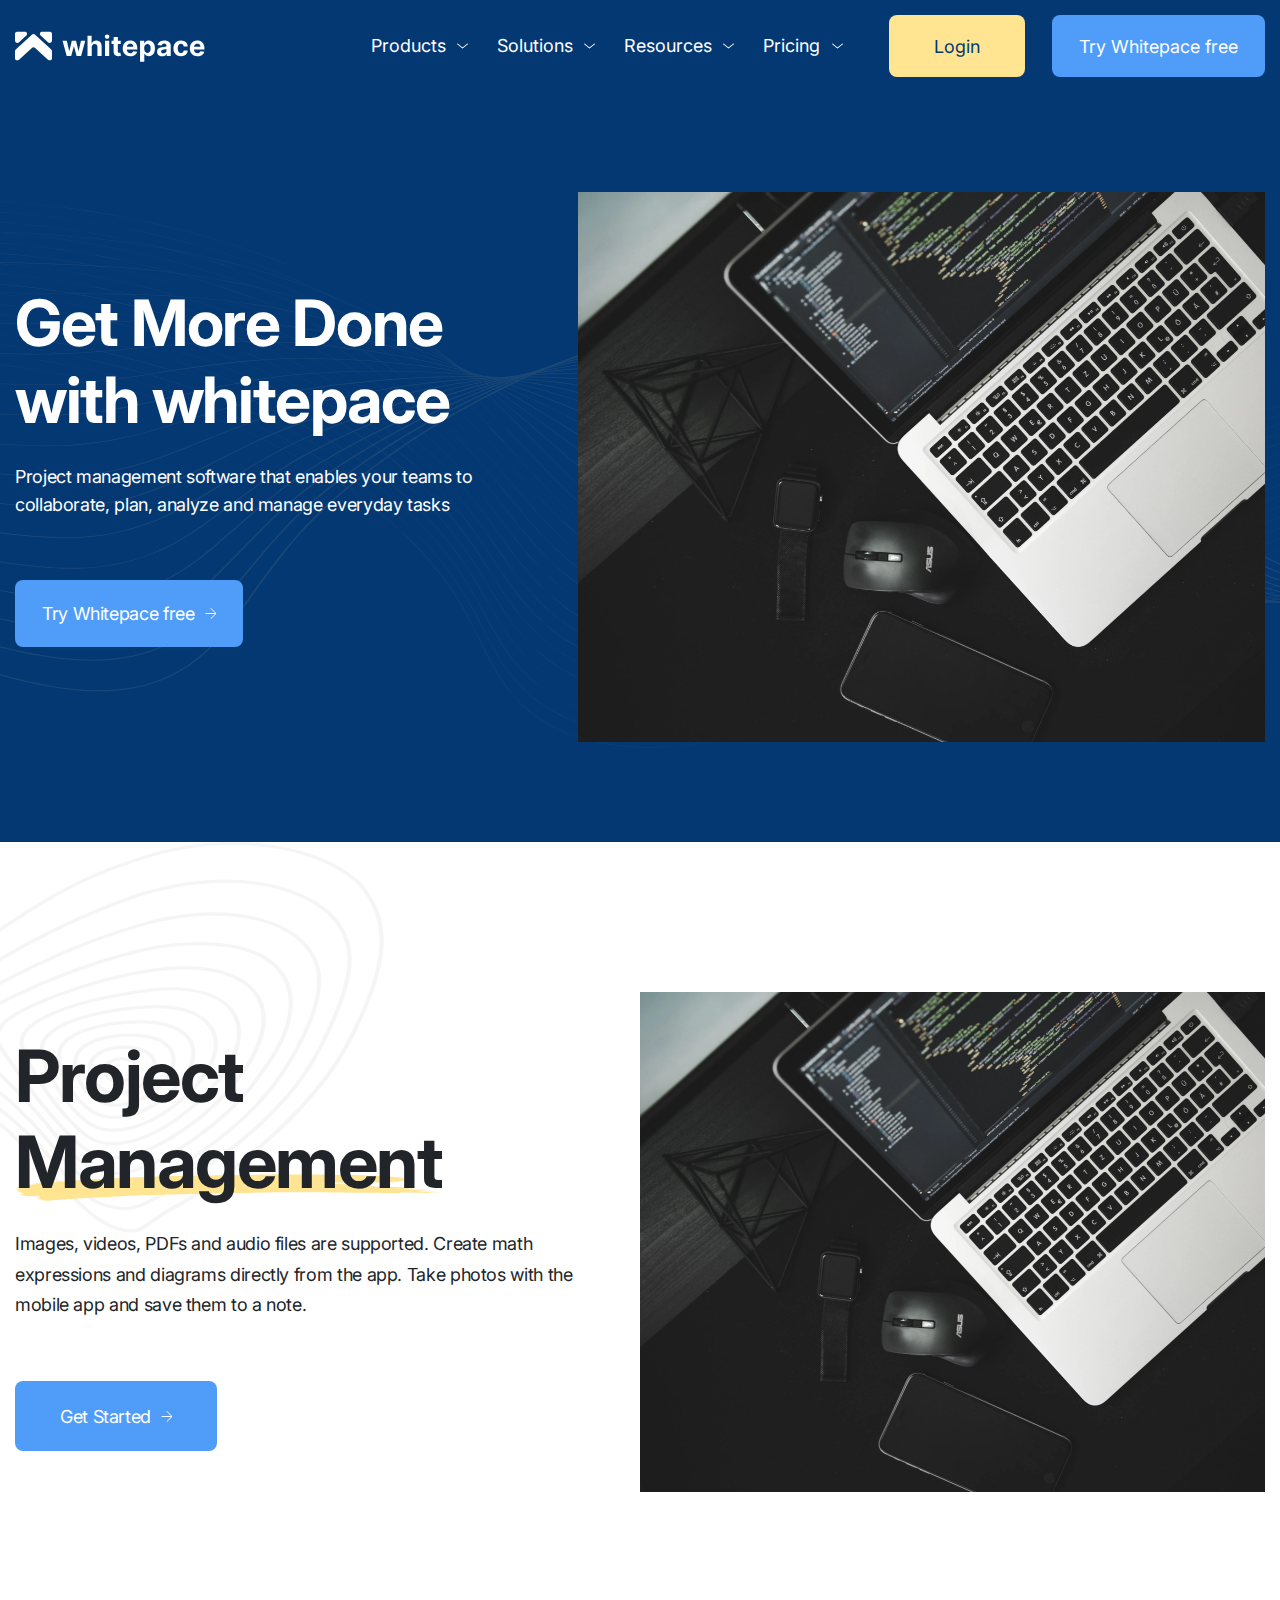
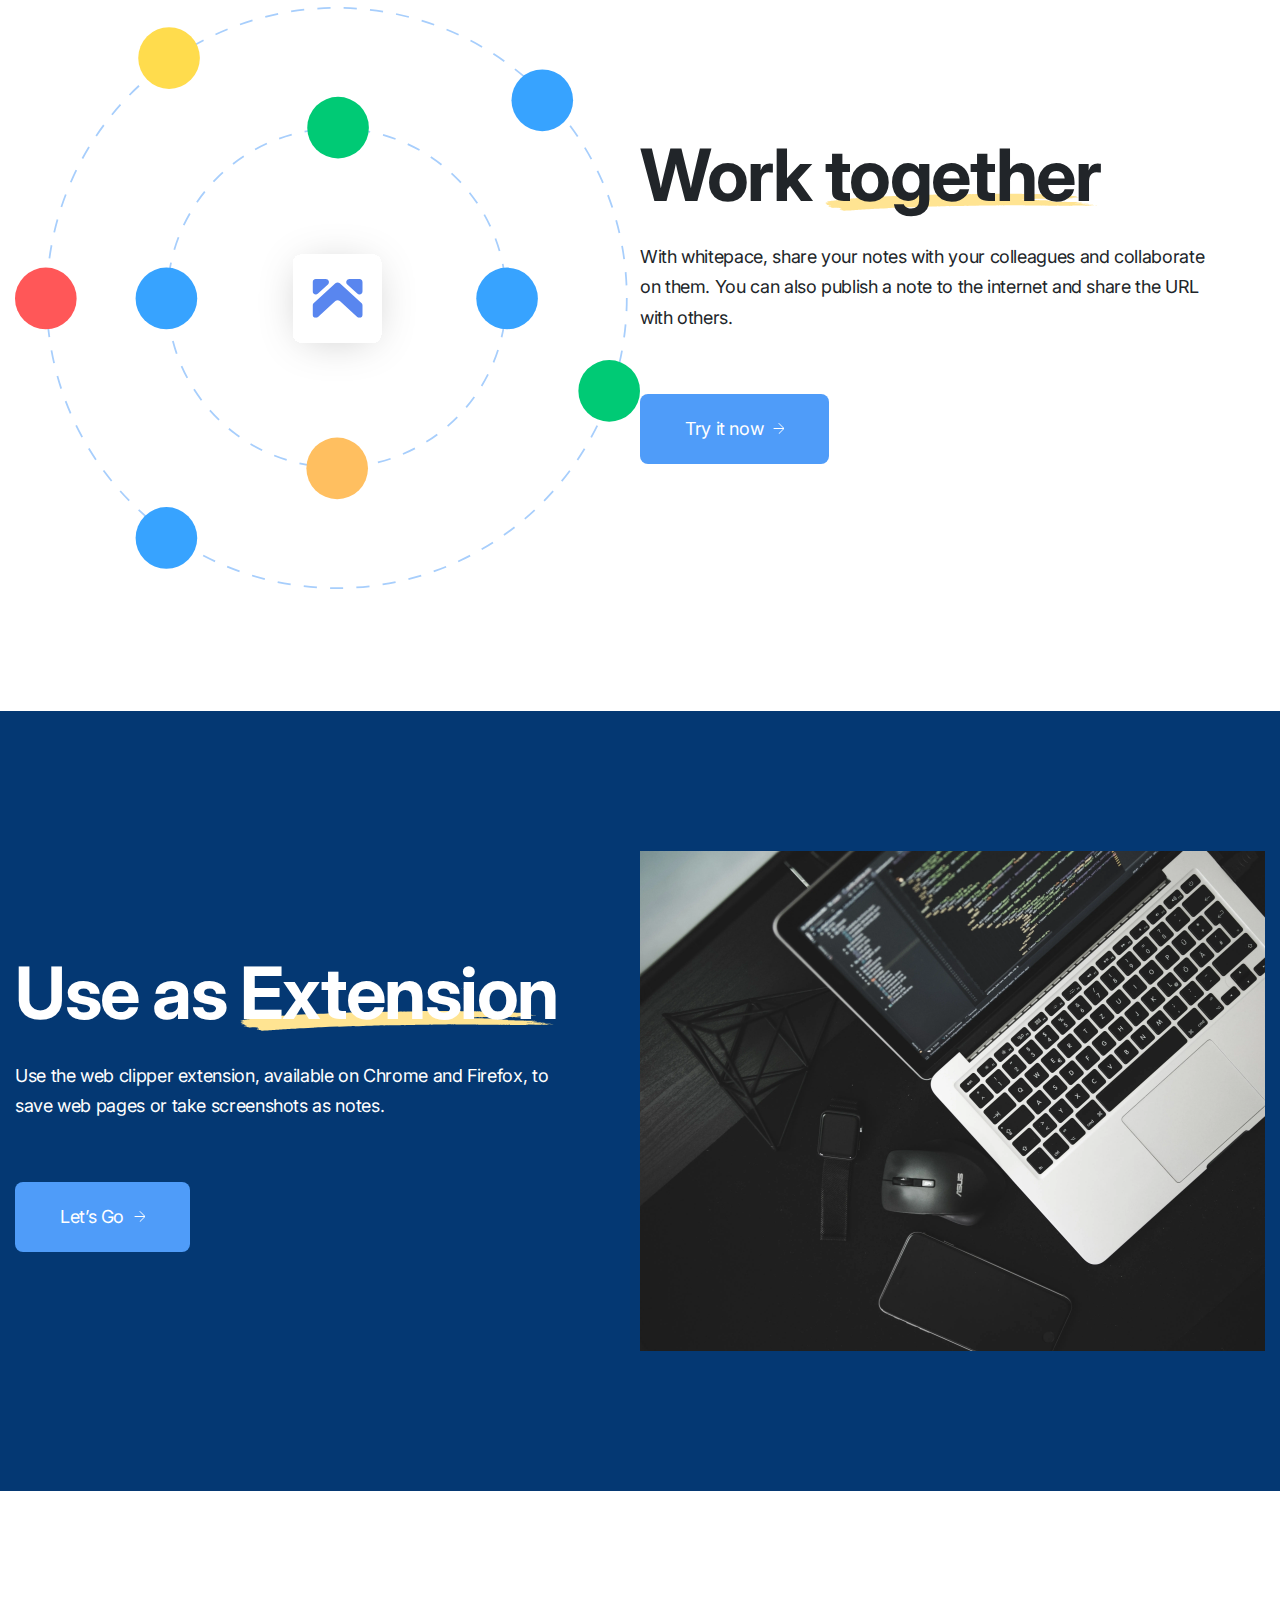
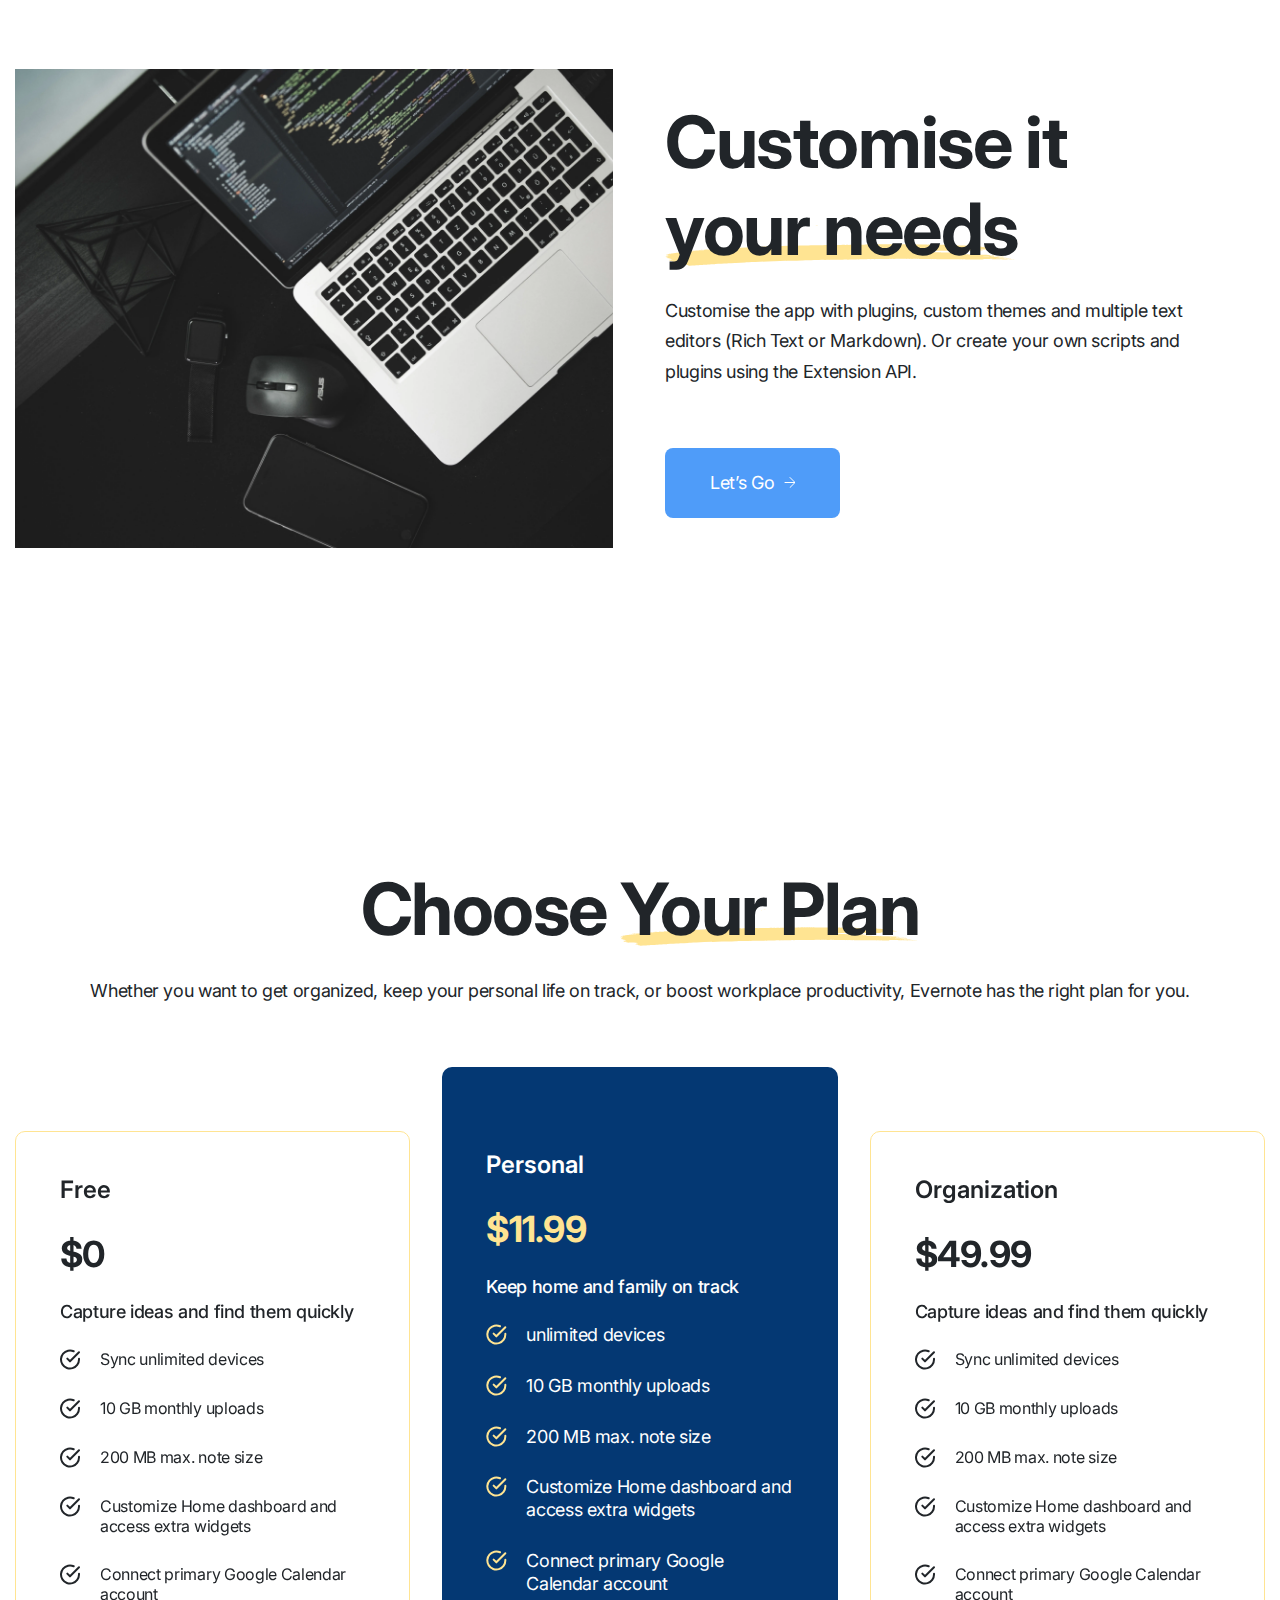
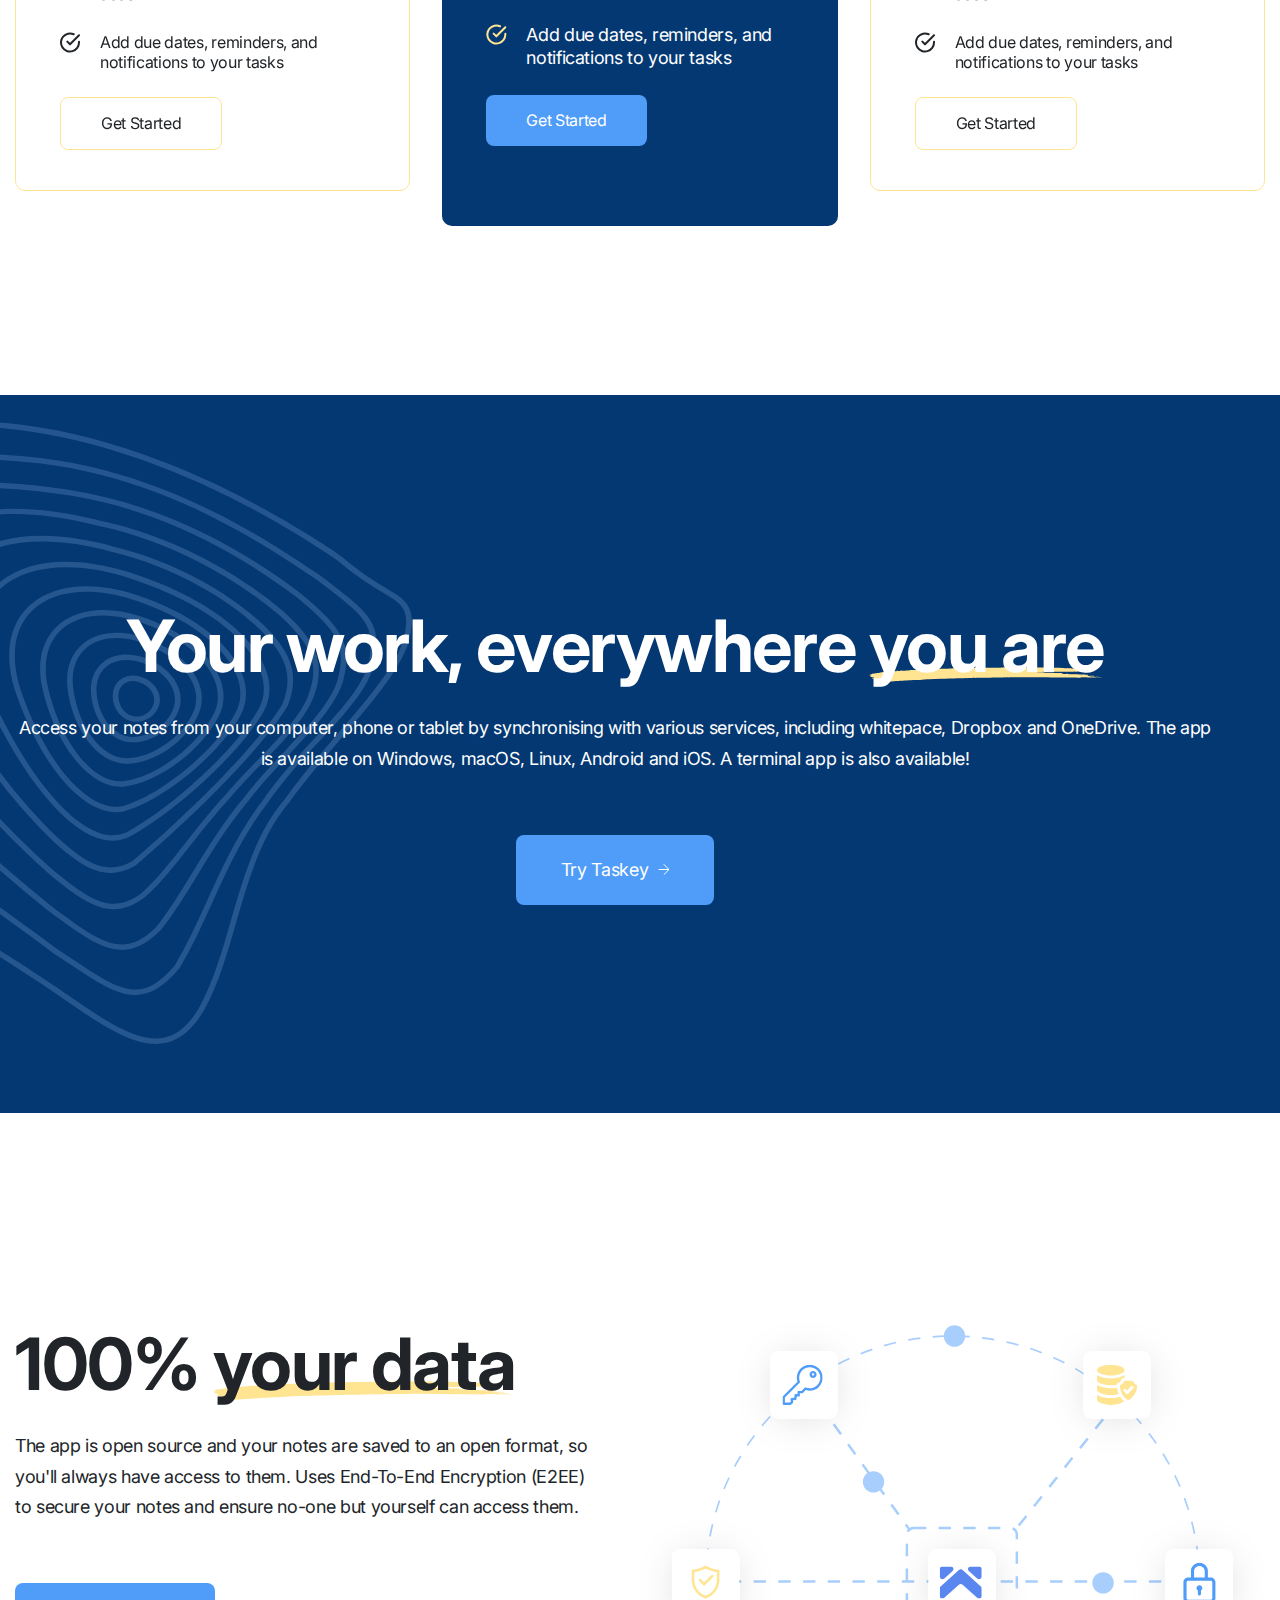
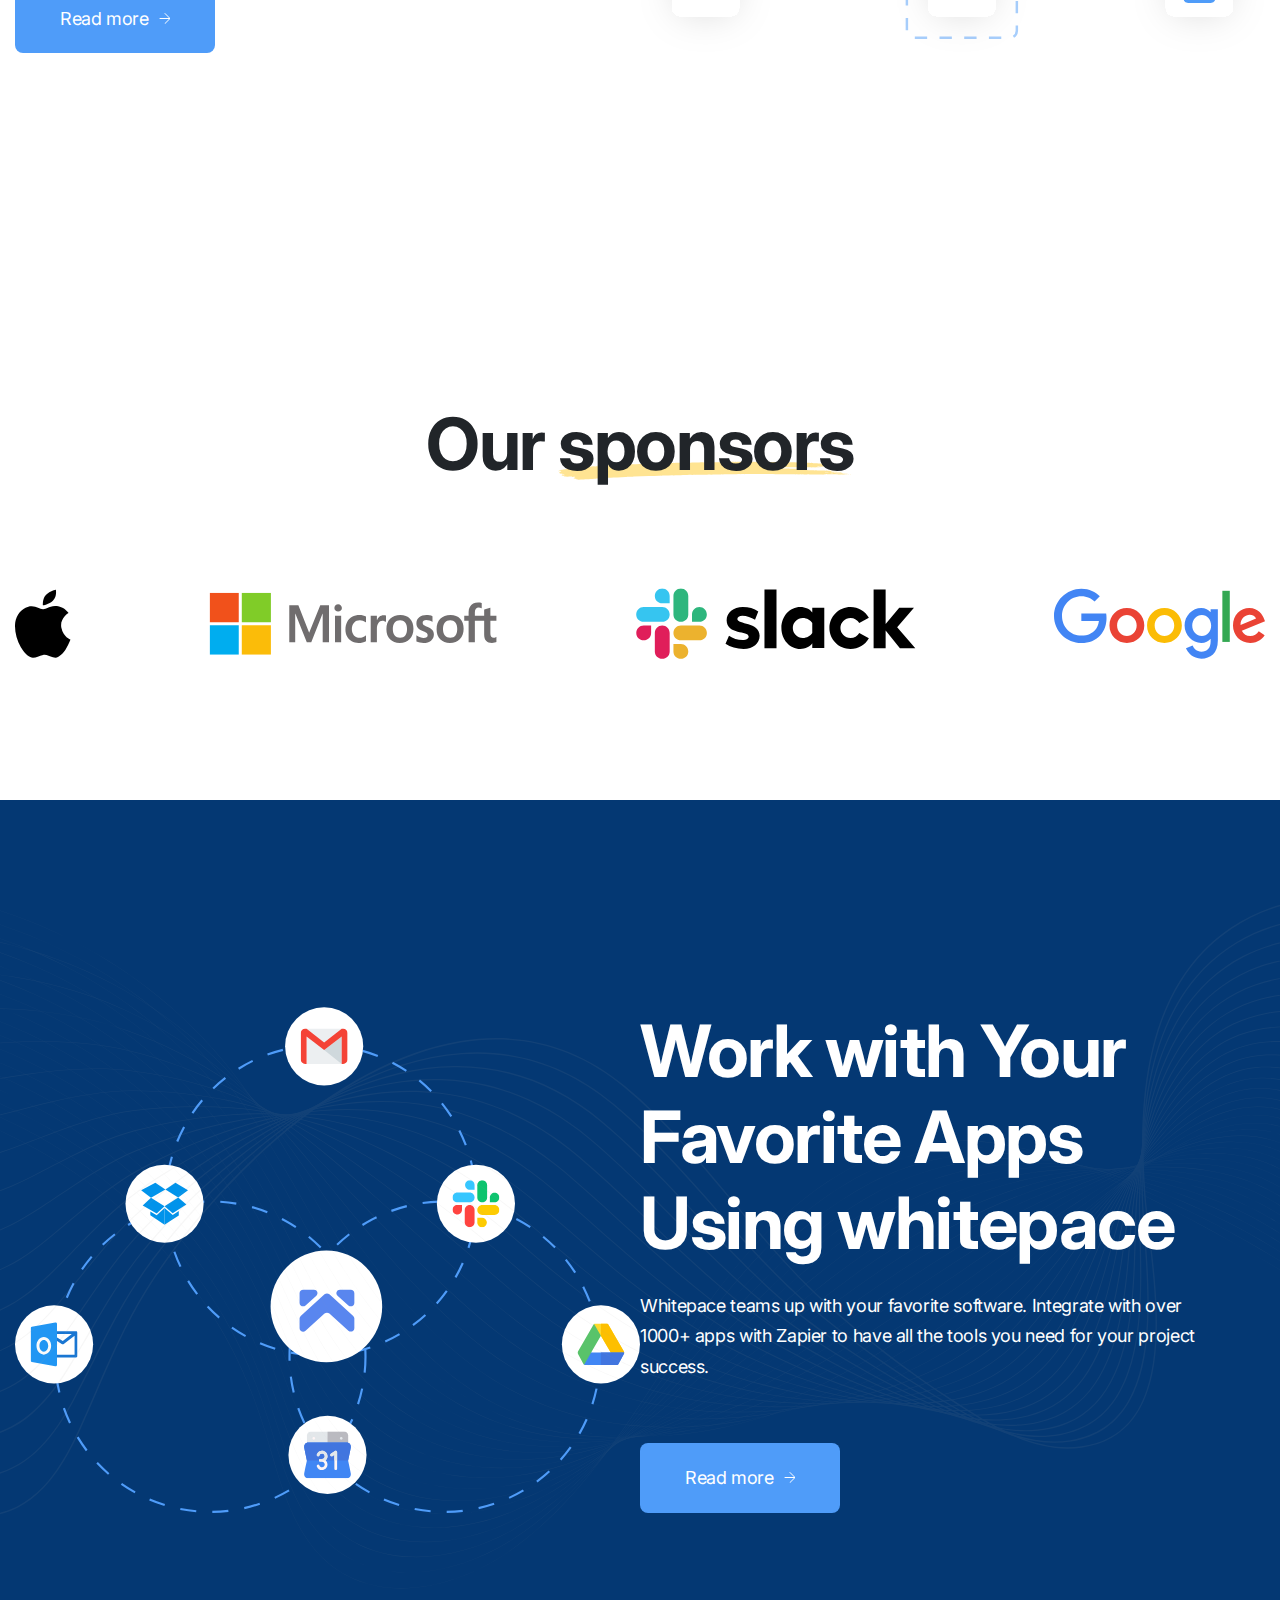
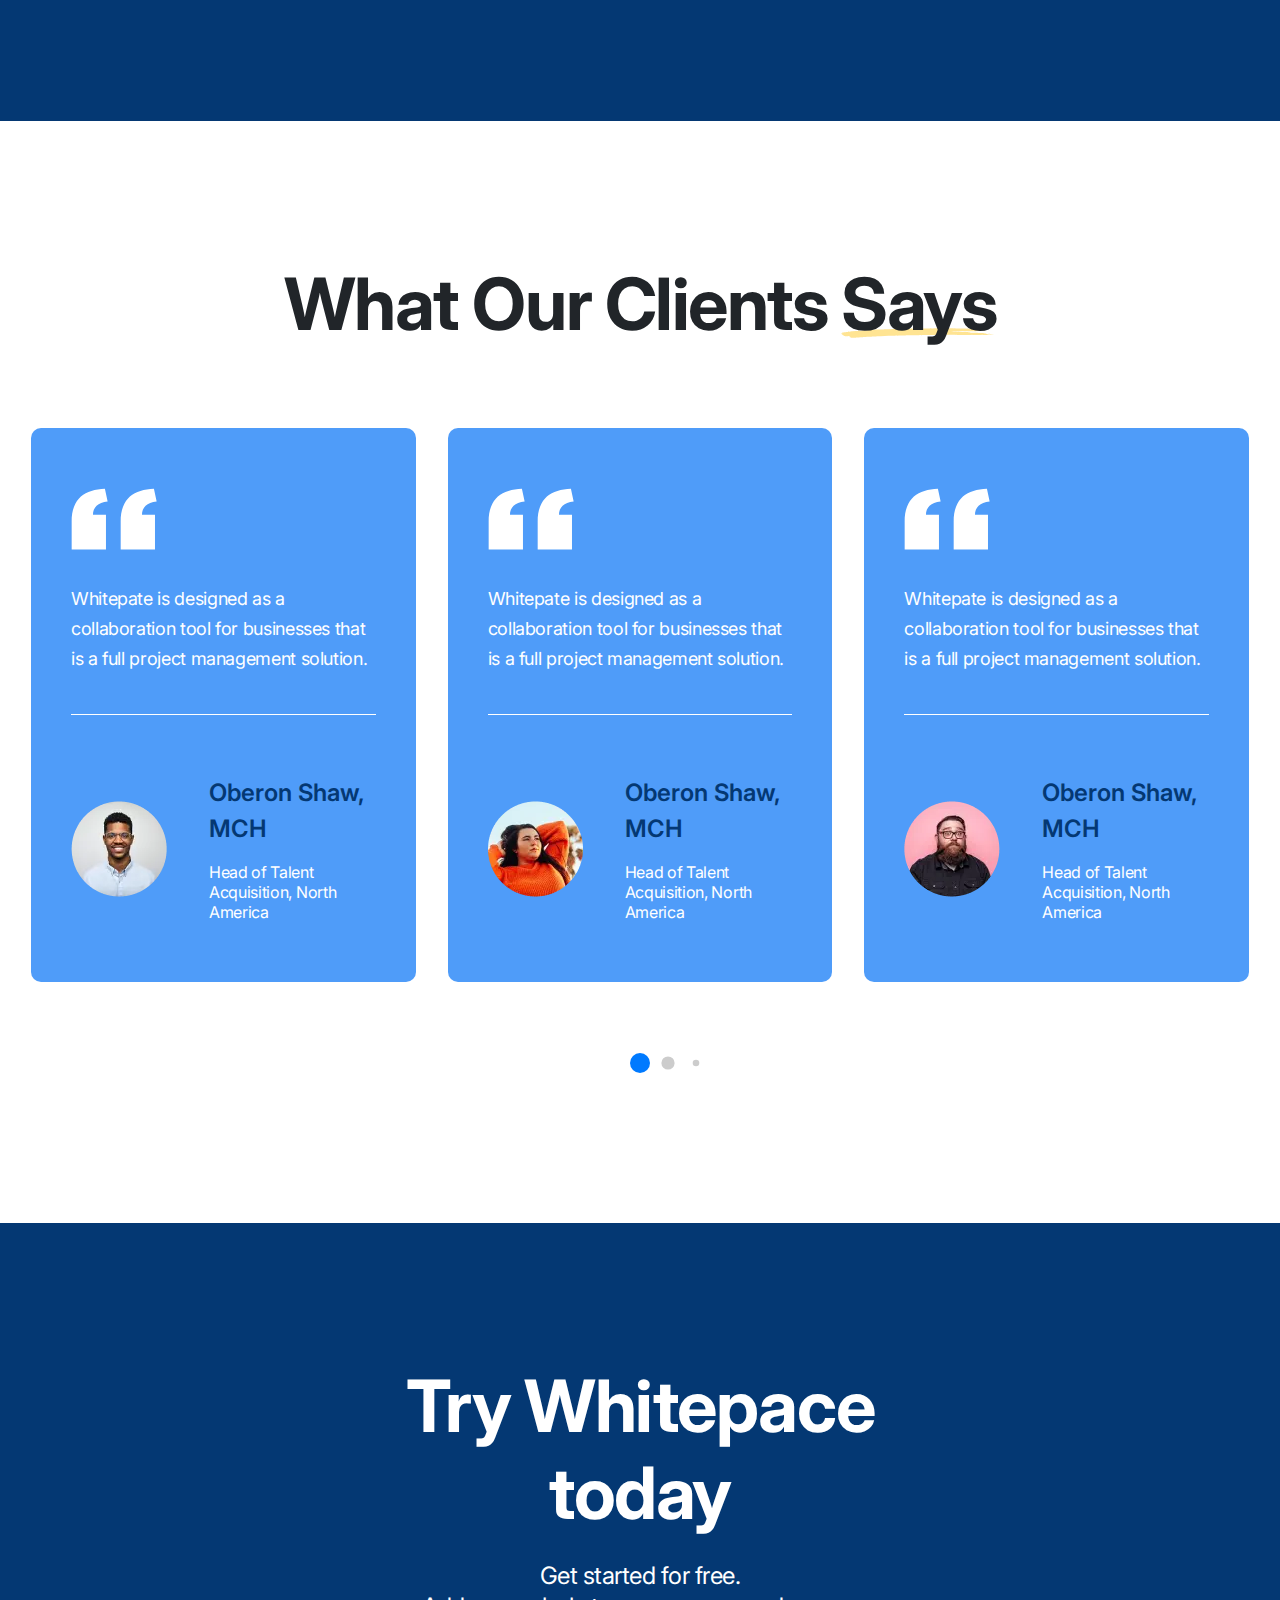
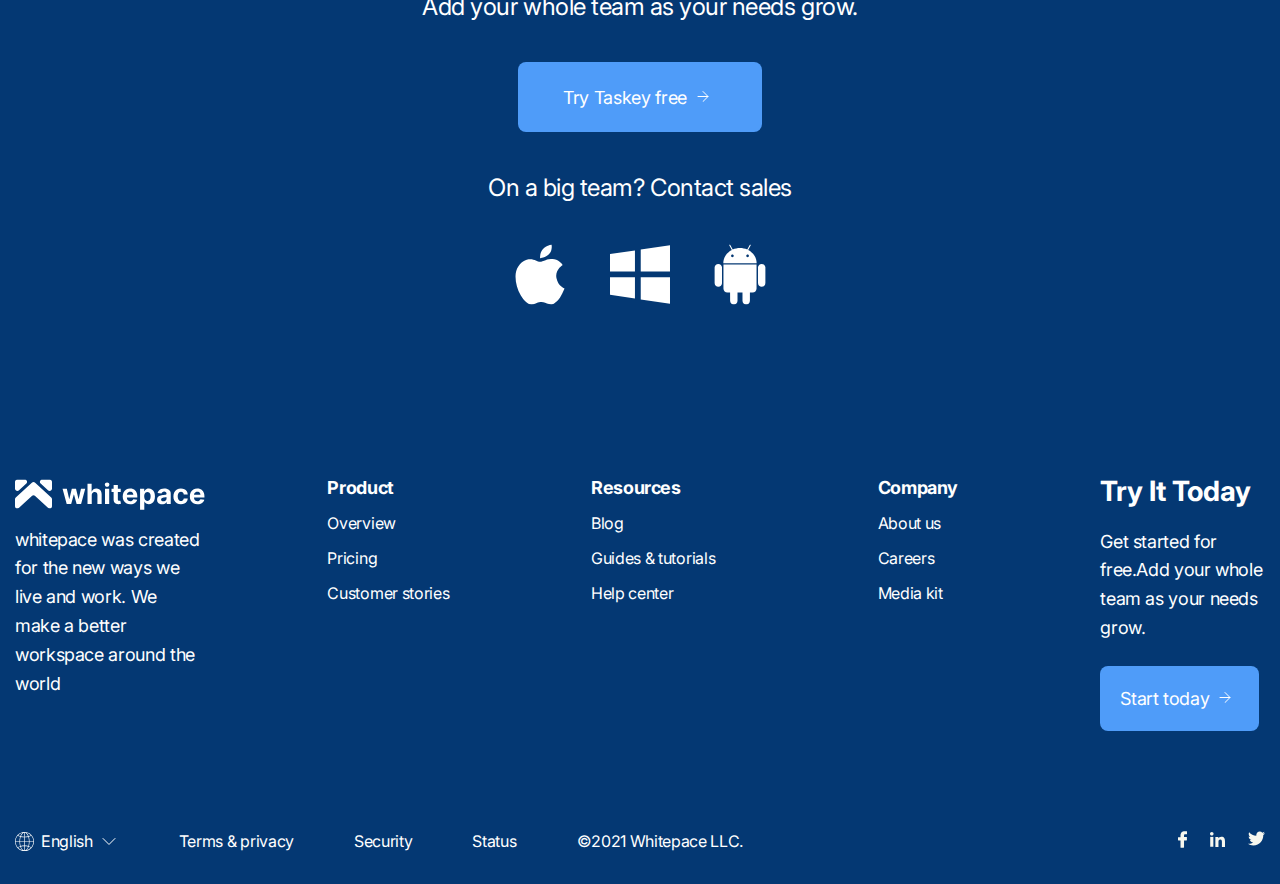
<file: index.html>
<!DOCTYPE html>
<html lang="en">
	 <head>
	<meta charset="UTF-8">
	<meta http-equiv="X-UA-Compatible" content="IE=edge">
	<meta name="format-detection" content="telephone=no">
	<meta name="viewport" content="width=device-width, initial-scale=1.0">
	<link rel="stylesheet" href="css/style.min.css?_v=20221031111327">
	<link
  rel="stylesheet"
  href="https://cdn.jsdelivr.net/npm/swiper@8/swiper-bundle.min.css?_v=20221031111327"/>
	<title>Главная</title>
</head>
	<body>
		<div class="wrapper">
			<header class="header">
	<div class="header__container">
		<a class="header__logo"><img src="img/header/Logo.svg" alt="logo"></a>
		<div class="header__body">
			<div class="header__menu menu">
				<div class="menu__overflow"></div>
				<nav class="menu__body">
					<ul class="menu__list">
						<li class="menu__item"><a href="" class="menu__link">Products</a></li>
						<li class="menu__item"><a href="" class="menu__link">Solutions</a></li>
						<li class="menu__item"><a href="" class="menu__link">Resources</a></li>
						<li class="menu__item"><a href="" class="menu__link">Pricing</a></li>
					</ul>
				</nav>

			</div>
			<div class="header__button button-header">
				<button class="button-header__item button-header__item_login">Login</button>
				<button class="button-header__item button-header__item_try">Try Whitepace free</button>
			</div>
				<div class="header__burger"><span></span></div>
		</div>
	</div>
</header>
			<main class="page">
				<section class="page__main main">
					<div class="main__container">
						<div class="main__body main-block">
							<div class="main-block__content main-block__content_40">
								<h2 class="main-block__title main-block__title_white-main">Get More Done with whitepace</h2>
								<div class="main-block__text main-block__text_white">Project management software that enables your teams to collaborate, plan, analyze and manage everyday tasks</div>
								<button class="main-block__button">Try Whitepace free</button>
							</div>
								<div class="main-block__image">
									<picture><source srcset="img/main/main.webp" type="image/webp"><img src="img/main/main.jpg" alt=""></picture>
								</div>
							
						</div>
					</div>
				</section>
				<section class="page_project project">
					<div class="project__container">
						<div class="project__body content-block">
							<div class="content-block__body">
								<div class="content-block__content content-block__content_black">
									<h2 class="content-block__title">Project <span>Management</span></h2>
									<div class="content-block__text">Images, videos, PDFs and audio files are supported. Create math expressions and diagrams directly from the app. Take photos with the mobile app and save them to a note.</div>
								</div>
								<button class="content-block__button">Get Started</button>
							</div>
							<div class="content-block__image">
								<picture><source srcset="img/main/main.webp" type="image/webp"><img src="img/main/main.jpg" alt=""></picture>
							</div>
						</div>
					</div>
				</section>
				<section class="page_together together">
					<div class="together__container">
						<div class="together__body content-block">
							<div class="content-block__image">
								<img src="img/together/together.svg" alt="together">
							</div>
							<div class="content-block__body">
								<div class="content-block__content content-block__content_black">
									<h2 class="content-block__title">Work <span>together</span></h2>
									<div class="content-block__text">With whitepace, share your notes with your colleagues and collaborate on them.
										You can also publish a note to the internet and share the URL with others.
										</div>
								</div>
								<button class="content-block__button">Try it now</button>
							</div>
						</div>
					</div>
				</section>
				<section class="page_extention extention">
					<div class="extention__container">
						<div class="extention__body content-block">
							<div class="content-block__body">
								<div class="content-block__content content-block__content_white">
									<h2 class="content-block__title">Use as <span>Extension</span></h2>
									<div class="content-block__text">Use the web clipper extension, available on Chrome and Firefox, to save web pages or take screenshots as notes.</div>
								</div>
								<button class="content-block__button">Let’s Go</button>
							</div>
							<div class="content-block__image">
								<picture><source srcset="img/main/main.webp" type="image/webp"><img src="img/main/main.jpg" alt="together"></picture>
							</div>
						</div>
					</div>
				</section>
				<section class="page_customise customise">
					<div class="customise__container">
						<div class="customise__body content-block">
							<div class="content-block__image">
								<picture><source srcset="img/main/main.webp" type="image/webp"><img src="img/main/main.jpg" alt="together"></picture>
							</div>
							<div class="content-block__body">
								<div class="content-block__content content-block__content_black">
									<h2 class="content-block__title">Customise it <span>your needs</span></h2>
									<div class="content-block__text">Customise the app with plugins, custom themes and multiple text editors (Rich Text or Markdown). Or create your own scripts and plugins using the Extension API.</div>
								</div>
								<button class="content-block__button button">Let’s Go</button>
							</div>

						</div>
					</div>
				</section>
				<section class="page__plans plans">
					<div class="plans__container">
						<div class="plans__header content-block">
							<div class="content-block__content content-block__content_black">
								<h2 class="content-block__title">Choose <span>Your Plan</span></h2>
								<div class="content-block__text">Whether you want to get organized, keep your personal life on track, or boost workplace productivity, Evernote has the right plan for you.</div>
							</div>
						</div>
						<!-- Slider main container -->
						<div class="plans__swiper swiper">
							<!-- Additional required wrapper -->
							<div class="plans__rows swiper-wrapper">
					
								<div class="plans__item item-plans swiper-slide">
									<div class="item-plans__content">
										<h2 class="item-plans__title">Free</h2>
										<div class="item-plans__price">$0</div>
										<div class="item-plans__text">Capture ideas and find them quickly</div>
										<ul class="item-plans__list">
											<li class="item-plans__item">Sync unlimited devices</li>
											<li class="item-plans__item">10 GB monthly uploads</li>
											<li class="item-plans__item">200 MB max. note size</li>
											<li class="item-plans__item">Customize Home dashboard and access extra widgets</li>
											<li class="item-plans__item">Connect primary Google Calendar account</li>
											<li class="item-plans__item">Add due dates, reminders, and notifications to your tasks</li>
										</ul>
									</div>
									<button class="item-plans__button">Get Started</button>
								</div>
								<div class="plans__item item-plans item-plans_active swiper-slide">
									<div class="item-plans__content">
										<h2 class="item-plans__title">Personal</h2>
										<div class="item-plans__price">$11.99</div>
										<div class="item-plans__text">Keep home and family on track</div>
										<ul class="item-plans__list">
											<li class="item-plans__item">unlimited devices</li>
											<li class="item-plans__item">10 GB monthly uploads</li>
											<li class="item-plans__item">200 MB max. note size</li>
											<li class="item-plans__item">Customize Home dashboard and access extra widgets</li>
											<li class="item-plans__item">Connect primary Google Calendar account</li>
											<li class="item-plans__item">Add due dates, reminders, and notifications to your tasks</li>
										</ul>
									</div>
									<button class="item-plans__button">Get Started</button>
								</div>
								<div class="plans__item item-plans swiper-slide">
									<div class="item-plans__content">
										<h2 class="item-plans__title">Organization</h2>
										<div class="item-plans__price">$49.99</div>
										<div class="item-plans__text">Capture ideas and find them quickly</div>
										<ul class="item-plans__list">
											<li class="item-plans__item">Sync unlimited devices</li>
											<li class="item-plans__item">10 GB monthly uploads</li>
											<li class="item-plans__item">200 MB max. note size</li>
											<li class="item-plans__item">Customize Home dashboard and access extra widgets</li>
											<li class="item-plans__item">Connect primary Google Calendar account</li>
											<li class="item-plans__item">Add due dates, reminders, and notifications to your tasks</li>
										</ul>
									</div>
									<button class="item-plans__button">Get Started</button>
								</div>
								
							</div>
							<!-- If we need pagination -->
							<div class="swiper-pagination"></div>
						
						</div>
						<!-- <div class="plans__rows">
							<div class="plans__item item-plans ">
								<div class="item-plans__content">
									<h2 class="item-plans__title">Free</h2>
									<div class="item-plans__price">$0</div>
									<div class="item-plans__text">Capture ideas and find them quickly</div>
									<ul class="item-plans__list">
										<li class="item-plans__item">Sync unlimited devices</li>
										<li class="item-plans__item">10 GB monthly uploads</li>
										<li class="item-plans__item">200 MB max. note size</li>
										<li class="item-plans__item">Customize Home dashboard and access extra widgets</li>
										<li class="item-plans__item">Connect primary Google Calendar account</li>
										<li class="item-plans__item">Add due dates, reminders, and notifications to your tasks</li>
									</ul>
								</div>
								<button class="item-plans__button">Get Started</button>
							</div>
							<div class="plans__item item-plans item-plans_active">
								<div class="item-plans__content">
									<h2 class="item-plans__title">Personal</h2>
									<div class="item-plans__price">$11.99</div>
									<div class="item-plans__text">Keep home and family on track</div>
									<ul class="item-plans__list">
										<li class="item-plans__item">unlimited devices</li>
										<li class="item-plans__item">10 GB monthly uploads</li>
										<li class="item-plans__item">200 MB max. note size</li>
										<li class="item-plans__item">Customize Home dashboard and access extra widgets</li>
										<li class="item-plans__item">Connect primary Google Calendar account</li>
										<li class="item-plans__item">Add due dates, reminders, and notifications to your tasks</li>
									</ul>
								</div>
								<button class="item-plans__button">Get Started</button>
							</div>
							<div class="plans__item item-plans">
								<div class="item-plans__content">
									<h2 class="item-plans__title">Organization</h2>
									<div class="item-plans__price">$49.99</div>
									<div class="item-plans__text">Capture ideas and find them quickly</div>
									<ul class="item-plans__list">
										<li class="item-plans__item">Sync unlimited devices</li>
										<li class="item-plans__item">10 GB monthly uploads</li>
										<li class="item-plans__item">200 MB max. note size</li>
										<li class="item-plans__item">Customize Home dashboard and access extra widgets</li>
										<li class="item-plans__item">Connect primary Google Calendar account</li>
										<li class="item-plans__item">Add due dates, reminders, and notifications to your tasks</li>
									</ul>
								</div>
								<button class="item-plans__button">Get Started</button>
							</div>
						</div> -->
					</div>
				</section>
				<section class="page_work work">
					<div class="work__container">
						<div class="work__body content-block">
							<div class="content-block__body">
								<div class="content-block__content content-block__content_white">
									<h2 class="content-block__title">Your work, everywhere <span>you are</span></h2>
									<div class="content-block__text">Access your notes from your computer, phone or tablet by synchronising with various services, including whitepace, Dropbox and OneDrive. The app is available on Windows, macOS, Linux, Android and iOS. A terminal app is also available!</div>
								</div>
								<button class="content-block__button button">Try Taskey</button>
							</div>
						</div>
					</div>
				</section>
				<section class="page_data data">
					<div class="data__container">
						<div class="data__body content-block">
							<div class="content-block__body">
								<div class="content-block__content content-block__content_black">
									<h2 class="content-block__title">100% <span>your data</span></h2>
									<div class="content-block__text">The app is open source and your notes are saved to an open format, so you'll always have access to them. Uses End-To-End Encryption (E2EE) to secure your notes and ensure no-one but yourself can access them.</div>
								</div>
								<button class="content-block__button button">Read more</button>
							</div>
							<div class="content-block__image">
								<img src="img/data/image.svg" alt="together">
							</div>
						</div>
					</div>
				</section>
				<section class="page__sponsor sponsor">
					<div class="sponsor__container">
						<div class="sponsor__body">
							<h2 class="content-block__title content-block__content_black">Our <span>sponsors</span></h2>
							<div class="sponsor__images">
								<div class="sponsor__item"><img src="img/sponsor/Apple.svg" alt="apple"></div>
								<div class="sponsor__item"><img src="img/sponsor/Microsoft.svg" alt="apple"></div>
								<div class="sponsor__item"><img src="img/sponsor/Slack.svg" alt="apple"></div>
								<div class="sponsor__item"><img src="img/sponsor/Google.svg" alt="apple"></div>
							</div>
						</div>
					</div>
				</section>
				<section class="page_apps apps">
					<div class="apps__container">
						<div class="apps__body content-block">
							<div class="content-block__image">
								<img src="img/apps/Apps.svg" alt="together">
							</div>
							<div class="content-block__body">
								<div class="content-block__content content-block__content_white">
									<h2 class="content-block__title">Work with Your Favorite Apps Using whitepace</h2>
									<div class="content-block__text">Whitepace teams up with your favorite software. Integrate with over 1000+ apps with Zapier to have all the tools you need for your project success.</div>
								</div>
								<button class="content-block__button button">Read more</button>
							</div>
						</div>
					</div>
				</section>
				<section class="page__reviews reviews">
					<div class="reviews__container">
						<div class="content-block__content content-block__content_black">
							<h2 class="content-block__title center">What Our Clients <span>Says</span></h2>
						</div>
						<!-- Slider main container -->
						<div class="reviews__swiper swiper">
							<!-- Additional required wrapper -->
							<div class="reviews__items swiper-wrapper">
								<div class="reviews__item item-reviews swiper-slide">
									<div class="item-reviews__body">
										<div class="item-reviews__image">
											<svg class="item-reviews__svg">
												<use href="img/icons/icons.svg#Quote"></use>
											</svg>
										</div>
										<div class="item-reviews__comment">Whitepate is designed as a collaboration tool for businesses that is a full project management solution.</div>
										<div class="item-reviews__user">
											<div class="item-reviews__avatar"><picture><source srcset="img/reviews/01.webp" type="image/webp"><img src="img/reviews/01.png" alt="avatar"></picture></div>
											<div class="item-reviews__info">
												<div class="item-reviews__name">Oberon Shaw, MCH</div>
												<div class="item-reviews__adress">Head of Talent Acquisition, North America</div>
											</div>
										</div>
									</div>
								</div>
								<div class="reviews__item item-reviews swiper-slide">
									<div class="item-reviews__body">
										<div class="item-reviews__image">
											<svg class="item-reviews__svg">
												<use href="img/icons/icons.svg#Quote"></use>
											</svg>
										</div>
										<div class="item-reviews__comment">Whitepate is designed as a collaboration tool for businesses that is a full project management solution.</div>
										<div class="item-reviews__user">
											<div class="item-reviews__avatar"><picture><source srcset="img/reviews/02.webp" type="image/webp"><img src="img/reviews/02.png" alt="avatar"></picture></div>
											<div class="item-reviews__info">
												<div class="item-reviews__name">Oberon Shaw, MCH</div>
												<div class="item-reviews__adress">Head of Talent Acquisition, North America</div>
											</div>
										</div>
								</div>
								</div>
								<div class="reviews__item item-reviews swiper-slide">
									<div class="item-reviews__body">
										<div class="item-reviews__image">
											<svg class="item-reviews__svg">
												<use href="img/icons/icons.svg#Quote"></use>
											</svg>
										</div>
										<div class="item-reviews__comment">Whitepate is designed as a collaboration tool for businesses that is a full project management solution.</div>
										<div class="item-reviews__user">
											<div class="item-reviews__avatar"><picture><source srcset="img/reviews/03.webp" type="image/webp"><img src="img/reviews/03.png" alt="avatar"></picture></div>
											<div class="item-reviews__info">
												<div class="item-reviews__name">Oberon Shaw, MCH</div>
												<div class="item-reviews__adress">Head of Talent Acquisition, North America</div>
											</div>
										</div>
									</div>	
								</div>
								<div class="reviews__item item-reviews swiper-slide">
									<div class="item-reviews__body">
										<div class="item-reviews__image">
											<svg class="item-reviews__svg">
												<use href="img/icons/icons.svg#Quote"></use>
											</svg>
										</div>
										<div class="item-reviews__comment">Whitepate is designed as a collaboration tool for businesses that is a full project management solution.</div>
										<div class="item-reviews__user">
											<div class="item-reviews__avatar"><picture><source srcset="img/reviews/02.webp" type="image/webp"><img src="img/reviews/02.png" alt="avatar"></picture></div>
											<div class="item-reviews__info">
												<div class="item-reviews__name">Oberon Shaw, MCH</div>
												<div class="item-reviews__adress">Head of Talent Acquisition, North America</div>
											</div>
										</div>
									</div>	
								</div>
								<div class="reviews__item item-reviews swiper-slide">
									<div class="item-reviews__body">
										<div class="item-reviews__image">
											<svg class="item-reviews__svg">
												<use href="img/icons/icons.svg#Quote"></use>
											</svg>
										</div>
										<div class="item-reviews__comment">Whitepate is designed as a collaboration tool for businesses that is a full project management solution.</div>
										<div class="item-reviews__user">
											<div class="item-reviews__avatar"><picture><source srcset="img/reviews/03.webp" type="image/webp"><img src="img/reviews/03.png" alt="avatar"></picture></div>
											<div class="item-reviews__info">
												<div class="item-reviews__name">Oberon Shaw, MCH</div>
												<div class="item-reviews__adress">Head of Talent Acquisition, North America</div>
											</div>
										</div>
									</div>
								</div>
								<div class="reviews__item item-reviews swiper-slide">
									<div class="item-reviews__body">
										<div class="item-reviews__image">
											<svg class="item-reviews__svg">
												<use href="img/icons/icons.svg#Quote"></use>
											</svg>
										</div>
										<div class="item-reviews__comment">Whitepate is designed as a collaboration tool for businesses that is a full project management solution.</div>
										<div class="item-reviews__user">
											<div class="item-reviews__avatar"><picture><source srcset="img/reviews/01.webp" type="image/webp"><img src="img/reviews/01.png" alt="avatar"></picture></div>
											<div class="item-reviews__info">
												<div class="item-reviews__name">Oberon Shaw, MCH</div>
												<div class="item-reviews__adress">Head of Talent Acquisition, North America</div>
											</div>
										</div>
									</div>	
								</div>
								<div class="reviews__item item-reviews swiper-slide">
									<div class="item-reviews__body">
										<div class="item-reviews__image">
											<svg class="item-reviews__svg">
												<use href="img/icons/icons.svg#Quote"></use>
											</svg>
										</div>
										<div class="item-reviews__comment">Whitepate is designed as a collaboration tool for businesses that is a full project management solution.</div>
										<div class="item-reviews__user">
											<div class="item-reviews__avatar"><picture><source srcset="img/reviews/01.webp" type="image/webp"><img src="img/reviews/01.png" alt="avatar"></picture></div>
											<div class="item-reviews__info">
												<div class="item-reviews__name">Oberon Shaw, MCH</div>
												<div class="item-reviews__adress">Head of Talent Acquisition, North America</div>
											</div>
										</div>
									</div>
								</div>
							</div>
							<!-- If we need pagination -->
							<div class="swiper-pagination"></div>
				
						</div>
					</div>
				</section>
				<section class="page__trial trial">
					<div class="trial__container">
						<div class="trial__content">
							<h2 class="trial__title content-block__title">Try Whitepace today</h2>
							<div class="trial__text">Get started for free. <p>Add your whole team as your needs grow.</p></div>
						</div>
						<div class="trial__buttom button">Try Taskey free</div>
						<div class="trial__text">On a big team? Contact sales</div>
						<div class="trial__apps">
							<div class="trial__image"><img src="img/trial/apple.svg" alt="apple"></div>
							<div class="trial__image"><img src="img/trial/windows.svg" alt="windows"></div>
							<div class="trial__image"><img src="img/trial/android.svg" alt="android"></div>
						</div>
					</div>
				</section>
			</main>
			<footer class="footer">
	<div class="footer__container">
		<div class="footer__info">
			<div class="footer__rows">
				<div class="footer__logo"><img src="img/header/Logo.svg" alt="logo"></div>
				<div class="footer__text">whitepace was created for the new ways we live and work. We make a better workspace around the world</div>
			</div>
			<div class="footer__rows">
				<div class="footer__title">Product</div>
				<nav class="footer__nav">
					<ul class="footer__list">
						<li class="footer__item"><a href="" class="footer__link">Overview</a></li>
						<li class="footer__item"><a href="" class="footer__link">Pricing</a></li>
						<li class="footer__item"><a href="" class="footer__link">Customer stories</a></li>
					</ul>
				</nav>
			</div>
			<div class="footer__rows">
				<div class="footer__title">Resources</div>
				<nav class="footer__nav">
					<ul class="footer__list">
						<li class="footer__item" ><a href="" class="footer__link">Blog</a></li>
						<li class="footer__item"><a href="" class="footer__link">Guides & tutorials</a></li>
						<li class="footer__item"><a href="" class="footer__link">Help center</a></li>
					</ul>
				</nav>
			</div>
			<div class="footer__rows">
				<div class="footer__title">Company</div>
				<nav class="footer__nav">
					<ul class="footer__list">
						<li class="footer__item"><a href="" class="footer__link">About us</a></li>
						<li class="footer__item"><a href="" class="footer__link">Careers</a></li>
						<li class="footer__item"><a href="" class="footer__link">Media kit</a></li>
					</ul>
				</nav>
			</div>
			<div class="footer__rows">
				<div class="footer__title">Try It Today</div>
				<div class="footer__text">Get started for free.Add your whole team as your needs grow.</div>
				<button class="footer__button button">Start today</button>
			</div>
		</div>
		<div class="footer__btm">
			<div class="footer__rows">
				<nav class="footer__lng lng-footer">
					<ul class="lng-footer__list">
						<li class="lng-footer__item lng-footer__item_main"><a class="lng-footer__link">English</a>
							<ul class="lng-footer__many-lng">
								<li class="lng-footer__item"><a class="lng-footer__link">Deutsch</a></li>
								<li class="lng-footer__item"><a class="lng-footer__link">Ukrainisch</a></li>
								<li class="lng-footer__item"><a class="lng-footer__link">Spanisch</a></li>
							</ul>
						</li>
					</ul>
				</nav>
				<a class="footer__link">Terms & privacy</a>
				<a class="footer__link">Security</a>
				<a class="footer__link">Status</a>
				<div class="footer__copy">©2021 Whitepace LLC.</div>
			</div>
			<div class="sp-line"></div>
			<div class="footer__rows">
				<a class="footer__icon"><img src="img/footer/Facebook.svg" alt="facebook"></a>
				<a class="footer__icon"><img src="img/footer/Linkedin.svg" alt="Linkedin"></a>
				<a class="footer__icon"><img src="img/footer/Twitter.svg" alt="Twitter"></a>
			</div>
		</div>
		
	</div>
</footer>
		</div>
		<script src="https://ajax.googleapis.com/ajax/libs/jquery/3.6.0/jquery.min.js?_v=20221031111327"></script>
<script src="https://cdn.jsdelivr.net/npm/swiper@8/swiper-bundle.min.js?_v=20221031111327"></script>
<script src="js/app.min.js?_v=20221031111327"></script>
	</body>
</html>
</file>
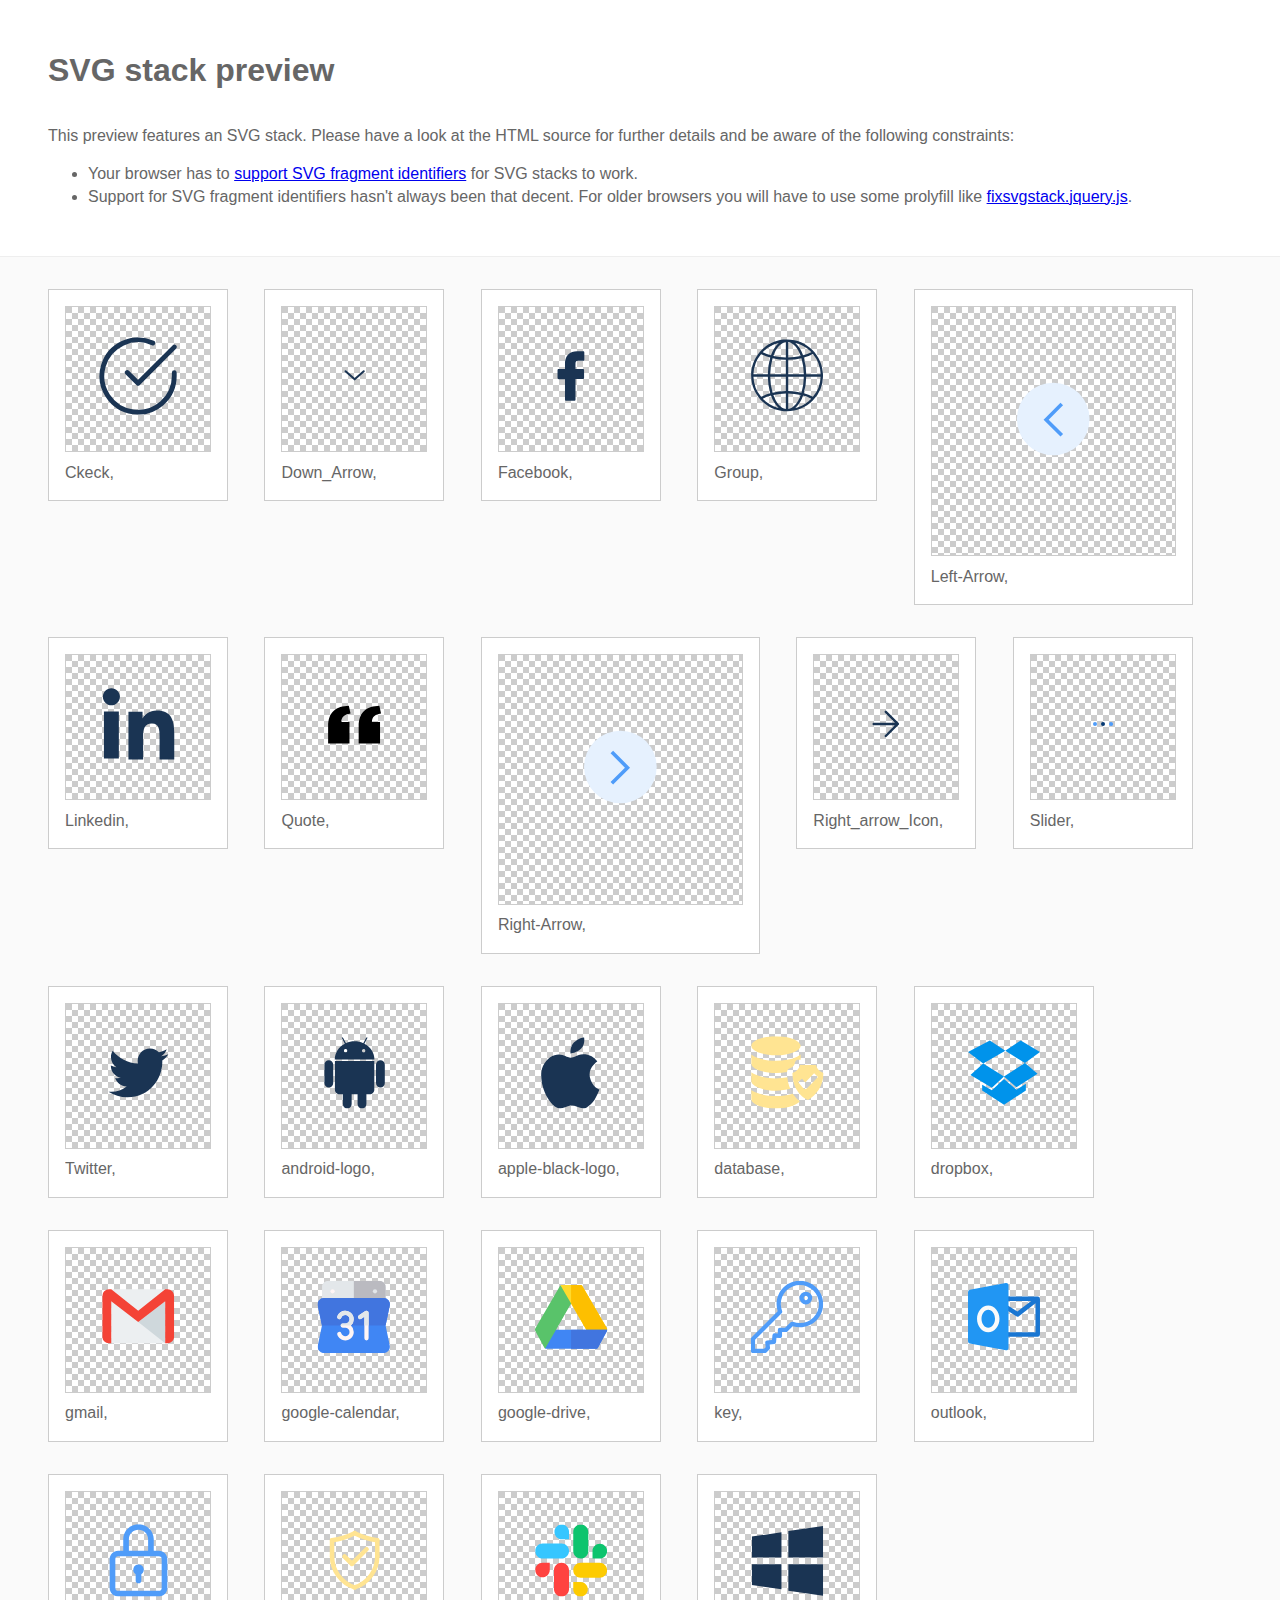
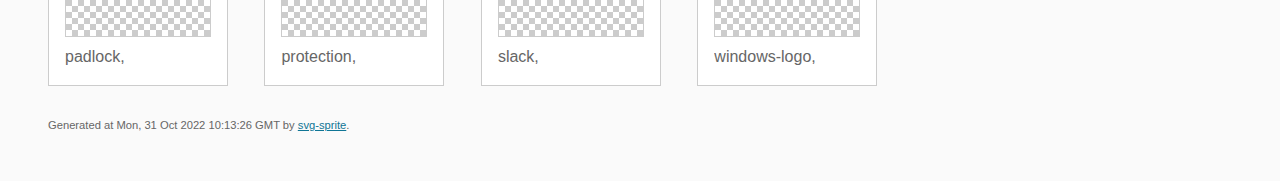
<file: img/stack/sprite.stack.html>
<!doctype html>
<html lang="en">
    <head>
        <meta charset="utf-8">
        <title>SVG stack preview | svg-sprite</title>
        <style>
            body {
                padding: 0;
                margin: 0;
                color: #666;
                background: #fafafa;
                font-family: Arial, Helvetica, sans-serif;
                font-size: 1em;
                line-height: 1.4;
            }

            header {
                display: block;
                padding: 3em 3em 2em;
                background-color: #fff;
            }

            header p {
                margin: 2em 0 0;
            }

            section {
                border-top: 1px solid #eee;
                padding: 2em 3em 0;
            }

            section ul {
                margin: 0;
                padding: 0;
            }

            section li {
                display: inline-block;
                background-color: #fff;
                position: relative;
                margin: 0 2em 2em 0;
                vertical-align: top;
                border: 1px solid #ccc;
                padding: 1em 1em 3em;
                cursor: default;
            }

            .icon-box {
                margin: 0;
                width: 144px;
                height: 144px;
                position: relative;
                background: #ccc url("data:image/svg+xml,%3Csvg xmlns='http://www.w3.org/2000/svg' width='12' height='12'%3E%3Cpath fill='%23fff' d='M6 0h6v6H6zM0 6h6v6H0z'/%3E%3C/svg%3E") top left repeat;
                border: 1px solid #ccc;
                display: table-cell;
                vertical-align: middle;
                text-align: center;
            }

            .icon {
                display: inline-block;
            }

            h1 {
                margin-top: 0;
            }

            h2 {
                margin: 0;
                padding: 0;
                font-size: 1em;
                font-weight: 400;
                white-space: nowrap;
                overflow: hidden;
                text-overflow: ellipsis;
                position: absolute;
                left: 1em;
                right: 1em;
                bottom: 1em;
            }

            footer {
                display: block;
                margin: 0;
                padding: 0 3em 3em;
            }

            footer p {
                margin: 0;
                font-size: .7em;
            }

            footer a {
                color: #0f7595;
                margin-left: 0;
            }
        </style>

<!--
Sprite shape dimensions
====================================================================================================
You will need to set the sprite shape dimensions via CSS when you use them as stack SVGs, otherwise
they would become a huge 100% in size. You may use the following dimension classes for doing so.
They might well be outsourced to an external stylesheet of course.
-->

<style>
 .svg-Ckeck-dims { width: 78px; height: 78px; }
 .svg-Down_Arrow-dims { width: 71px; height: 59px; }
 .svg-Facebook-dims { width: 50px; height: 90px; }
 .svg-Group-dims { width: 74px; height: 73px; }
 .svg-Left-Arrow-dims { width: 243px; height: 242px; }
 .svg-Linkedin-dims { width: 73px; height: 74px; }
 .svg-Quote-dims { width: 73px; height: 53px; }
 .svg-Right-Arrow-dims { width: 243px; height: 242px; }
 .svg-Right_arrow_Icon-dims { width: 74px; height: 74px; }
 .svg-Slider-dims { width: 94px; height: 20px; }
 .svg-Twitter-dims { width: 73px; height: 60px; }
 .svg-android-logo-dims { width: 73px; height: 74px; }
 .svg-apple-black-logo-dims { width: 73px; height: 74px; }
 .svg-database-dims { width: 73px; height: 73px; }
 .svg-dropbox-dims { width: 74px; height: 73px; }
 .svg-gmail-dims { width: 74px; height: 73px; }
 .svg-google-calendar-dims { width: 74px; height: 74px; }
 .svg-google-drive-dims { width: 74px; height: 74px; }
 .svg-key-dims { width: 74px; height: 74px; }
 .svg-outlook-dims { width: 74px; height: 73px; }
 .svg-padlock-dims { width: 73px; height: 73px; }
 .svg-protection-dims { width: 73px; height: 73px; }
 .svg-slack-dims { width: 74px; height: 73px; }
 .svg-windows-logo-dims { width: 73px; height: 74px; }
</style>

<!--
====================================================================================================
-->

    </head>
    <body>
        <header>
            <h1>SVG stack preview</h1>
            <p>This preview features an SVG stack. Please have a look at the HTML source for further details and be aware of the following constraints:</p>
            <ul>
                <li>Your browser has to <a href="https://caniuse.com/svg-fragment" target="_blank" rel="noopener noreferrer">support SVG fragment identifiers</a> for SVG stacks to work.</li>
                <li>Support for SVG fragment identifiers hasn't always been that decent. For older browsers you will have to use some prolyfill like <a href="https://github.com/preciousforever/SVG-Stacker/blob/master/fixsvgstack.jquery.js" target="_blank" rel="noopener noreferrer">fixsvgstack.jquery.js</a>.</li>
            </ul>
        </header>
        <section>

<!--
SVG stack
====================================================================================================
These SVG images make use of fragment identifiers (IDs) to reference certain portions of the
external sprite. By default, all shapes inside the sprite are hidden by CSS. The `:target` pseudo
selector is used to show the very shape that is referenced by the fragment identifier.
-->

            <ul>

             <li title="Ckeck">
                    <div class="icon-box">
                        <img src="../icons/icons.svg#Ckeck" class="svg-Ckeck-dims" alt="Ckeck">
                    </div>
                    <h2>Ckeck, </h2>
                </li>
             <li title="Down_Arrow">
                    <div class="icon-box">
                        <img src="../icons/icons.svg#Down_Arrow" class="svg-Down_Arrow-dims" alt="Down_Arrow">
                    </div>
                    <h2>Down_Arrow, </h2>
                </li>
             <li title="Facebook">
                    <div class="icon-box">
                        <img src="../icons/icons.svg#Facebook" class="svg-Facebook-dims" alt="Facebook">
                    </div>
                    <h2>Facebook, </h2>
                </li>
             <li title="Group">
                    <div class="icon-box">
                        <img src="../icons/icons.svg#Group" class="svg-Group-dims" alt="Group">
                    </div>
                    <h2>Group, </h2>
                </li>
             <li title="Left-Arrow">
                    <div class="icon-box">
                        <img src="../icons/icons.svg#Left-Arrow" class="svg-Left-Arrow-dims" alt="Left-Arrow">
                    </div>
                    <h2>Left-Arrow, </h2>
                </li>
             <li title="Linkedin">
                    <div class="icon-box">
                        <img src="../icons/icons.svg#Linkedin" class="svg-Linkedin-dims" alt="Linkedin">
                    </div>
                    <h2>Linkedin, </h2>
                </li>
             <li title="Quote">
                    <div class="icon-box">
                        <img src="../icons/icons.svg#Quote" class="svg-Quote-dims" alt="Quote">
                    </div>
                    <h2>Quote, </h2>
                </li>
             <li title="Right-Arrow">
                    <div class="icon-box">
                        <img src="../icons/icons.svg#Right-Arrow" class="svg-Right-Arrow-dims" alt="Right-Arrow">
                    </div>
                    <h2>Right-Arrow, </h2>
                </li>
             <li title="Right_arrow_Icon">
                    <div class="icon-box">
                        <img src="../icons/icons.svg#Right_arrow_Icon" class="svg-Right_arrow_Icon-dims" alt="Right_arrow_Icon">
                    </div>
                    <h2>Right_arrow_Icon, </h2>
                </li>
             <li title="Slider">
                    <div class="icon-box">
                        <img src="../icons/icons.svg#Slider" class="svg-Slider-dims" alt="Slider">
                    </div>
                    <h2>Slider, </h2>
                </li>
             <li title="Twitter">
                    <div class="icon-box">
                        <img src="../icons/icons.svg#Twitter" class="svg-Twitter-dims" alt="Twitter">
                    </div>
                    <h2>Twitter, </h2>
                </li>
             <li title="android-logo">
                    <div class="icon-box">
                        <img src="../icons/icons.svg#android-logo" class="svg-android-logo-dims" alt="android-logo">
                    </div>
                    <h2>android-logo, </h2>
                </li>
             <li title="apple-black-logo">
                    <div class="icon-box">
                        <img src="../icons/icons.svg#apple-black-logo" class="svg-apple-black-logo-dims" alt="apple-black-logo">
                    </div>
                    <h2>apple-black-logo, </h2>
                </li>
             <li title="database">
                    <div class="icon-box">
                        <img src="../icons/icons.svg#database" class="svg-database-dims" alt="database">
                    </div>
                    <h2>database, </h2>
                </li>
             <li title="dropbox">
                    <div class="icon-box">
                        <img src="../icons/icons.svg#dropbox" class="svg-dropbox-dims" alt="dropbox">
                    </div>
                    <h2>dropbox, </h2>
                </li>
             <li title="gmail">
                    <div class="icon-box">
                        <img src="../icons/icons.svg#gmail" class="svg-gmail-dims" alt="gmail">
                    </div>
                    <h2>gmail, </h2>
                </li>
             <li title="google-calendar">
                    <div class="icon-box">
                        <img src="../icons/icons.svg#google-calendar" class="svg-google-calendar-dims" alt="google-calendar">
                    </div>
                    <h2>google-calendar, </h2>
                </li>
             <li title="google-drive">
                    <div class="icon-box">
                        <img src="../icons/icons.svg#google-drive" class="svg-google-drive-dims" alt="google-drive">
                    </div>
                    <h2>google-drive, </h2>
                </li>
             <li title="key">
                    <div class="icon-box">
                        <img src="../icons/icons.svg#key" class="svg-key-dims" alt="key">
                    </div>
                    <h2>key, </h2>
                </li>
             <li title="outlook">
                    <div class="icon-box">
                        <img src="../icons/icons.svg#outlook" class="svg-outlook-dims" alt="outlook">
                    </div>
                    <h2>outlook, </h2>
                </li>
             <li title="padlock">
                    <div class="icon-box">
                        <img src="../icons/icons.svg#padlock" class="svg-padlock-dims" alt="padlock">
                    </div>
                    <h2>padlock, </h2>
                </li>
             <li title="protection">
                    <div class="icon-box">
                        <img src="../icons/icons.svg#protection" class="svg-protection-dims" alt="protection">
                    </div>
                    <h2>protection, </h2>
                </li>
             <li title="slack">
                    <div class="icon-box">
                        <img src="../icons/icons.svg#slack" class="svg-slack-dims" alt="slack">
                    </div>
                    <h2>slack, </h2>
                </li>
             <li title="windows-logo">
                    <div class="icon-box">
                        <img src="../icons/icons.svg#windows-logo" class="svg-windows-logo-dims" alt="windows-logo">
                    </div>
                    <h2>windows-logo, </h2>
                </li>
         </ul>

<!--
====================================================================================================
-->

        </section>
        <footer>
            <p>Generated at Mon, 31 Oct 2022 10:13:26 GMT by <a href="https://github.com/svg-sprite/svg-sprite" target="_blank" rel="noopener noreferrer">svg-sprite</a>.</p>
        </footer>
    </body>
</html>
</file>
<file: css/style.min.css>
@charset "UTF-8";@import url(https://fonts.googleapis.com/css?family=Inter:100,200,300,regular,500,600,700,800,900&display=swap);[class*=_icon-Quote]:before{font-family:icons;font-style:normal;font-weight:400;font-variant:normal;text-transform:none;line-height:1;-webkit-font-smoothing:antialiased;-moz-osx-font-smoothing:grayscale}[class*=_icon-Quote]:before{display:block}*{padding:0;margin:0;border:0}*,:after,:before{-webkit-box-sizing:border-box;box-sizing:border-box}body,html{height:100%;min-width:320px}body{color:#fff;line-height:1;font-family:Inter;font-size:.875rem;-ms-text-size-adjust:100%;-moz-text-size-adjust:100%;-webkit-text-size-adjust:100%;-webkit-font-smoothing:antialiased;-moz-osx-font-smoothing:grayscale}button,input,textarea{font-family:Inter;font-size:inherit}button{cursor:pointer;color:inherit;background-color:inherit}a{color:inherit}a:link,a:visited{text-decoration:none}a:hover{text-decoration:none}ul li{list-style:none}img{vertical-align:top}h1,h2,h3,h4,h5,h6{font-weight:inherit;font-size:inherit}body.lock{overflow:hidden;-ms-touch-action:none;touch-action:none;-ms-scroll-chaining:none;overscroll-behavior:none}.wrapper{min-height:100%;display:-webkit-box;display:-ms-flexbox;display:flex;-webkit-box-orient:vertical;-webkit-box-direction:normal;-ms-flex-direction:column;flex-direction:column;overflow:hidden}.wrapper>main{-webkit-box-flex:1;-ms-flex:1 1 auto;flex:1 1 auto}.wrapper>*{min-width:0}[class*=__container]{max-width:94.375rem;-webkit-box-sizing:content-box;box-sizing:content-box;margin:0 auto;padding:0 .9375rem}.header{position:absolute;width:100%;z-index:50}.header::before{content:"";position:absolute;width:100%;height:100%;top:0;left:0;background-color:#043873;z-index:2}.header__container{display:-webkit-box;display:-ms-flexbox;display:flex;-webkit-box-pack:justify;-ms-flex-pack:justify;justify-content:space-between;-webkit-box-align:center;-ms-flex-align:center;align-items:center;min-height:5.75rem}.header__logo{width:191px;cursor:pointer;z-index:2}.header__body{display:-webkit-box;display:-ms-flexbox;display:flex;-webkit-box-pack:justify;-ms-flex-pack:justify;justify-content:space-between;-webkit-box-align:center;-ms-flex-align:center;align-items:center;gap:3.75em;position:relative}.header__menu{display:-webkit-box;display:-ms-flexbox;display:flex;z-index:2}.header__button{z-index:2}.header__burger{display:none}.menu__list{display:-webkit-box;display:-ms-flexbox;display:flex;gap:2rem}.menu__link{position:relative;overflow:hidden;display:-webkit-box;display:-ms-flexbox;display:flex;font-size:1.125rem;line-height:1.4;-webkit-box-align:center;-ms-flex-align:center;align-items:center;-webkit-box-pack:start;-ms-flex-pack:start;justify-content:start;gap:.625em}.menu__link:hover::before{left:0}.menu__link::after{content:"";background:url(../img/header/arrow_down.svg) 0 0/100% no-repeat;width:.625em;height:.375em;margin:0 .625em}.menu__link::before{content:"";position:absolute;width:100%;height:100%;top:0;left:-100%;border-bottom:1px solid #fff;-webkit-transition:all .3s ease 0s;-o-transition:all .3s ease 0s;transition:all .3s ease 0s}.button-header{font-size:1.125rem;line-height:1.4;letter-spacing:-.02em;display:-webkit-box;display:-ms-flexbox;display:flex;gap:1.5em}.button-header__item{border-radius:8px}.button-header__item_login{padding:1em 2.5em;background:#ffe492;color:#043873;-webkit-transition:all .3s ease 0s;-o-transition:all .3s ease 0s;transition:all .3s ease 0s}.button-header__item_login:hover{background:#edd387}.button-header__item_try{padding:1.15625em 1.5em;background:#4f9cf9;-webkit-transition:all .3s ease 0s;-o-transition:all .3s ease 0s;transition:all .3s ease 0s}.button-header__item_try:hover{background-color:#468bdf}.footer{background-color:#043873;padding-top:8.75rem;padding-bottom:2rem}.footer__container{display:-webkit-box;display:-ms-flexbox;display:flex;-webkit-box-orient:vertical;-webkit-box-direction:normal;-ms-flex-direction:column;flex-direction:column;gap:6.25rem}.footer__info{display:-ms-grid;display:grid;gap:6.25rem;-ms-grid-columns:(1fr)[5];grid-template-columns:repeat(5,1fr);justify-items:center}.footer__rows:last-child{display:-webkit-box;display:-ms-flexbox;display:flex;-webkit-box-orient:vertical;-webkit-box-direction:normal;-ms-flex-direction:column;flex-direction:column;gap:1.4375rem;-webkit-box-align:start;-ms-flex-align:start;align-items:flex-start}.footer__item:not(:last-child){padding-bottom:.9375rem}.footer__logo{margin-bottom:.9375rem}.footer__text{font-size:1.125rem;line-height:1.6;letter-spacing:-.02em}.footer__title{font-weight:700;font-size:1.75rem}.footer__title:last-of-type{font-size:1.125rem;line-height:1.2;letter-spacing:-.02em}.footer__nav{padding-top:.9375rem}.footer__link{cursor:pointer;font-size:1rem;line-height:1.25;letter-spacing:-.02em;-webkit-transition:all .3s ease 0s;-o-transition:all .3s ease 0s;transition:all .3s ease 0s}.footer__link:hover{color:#ffe492}.footer .button{padding:20px}.footer__btm{display:-webkit-box;display:-ms-flexbox;display:flex;-webkit-box-pack:justify;-ms-flex-pack:justify;justify-content:space-between}.footer__btm .footer__rows{display:-webkit-box;display:-ms-flexbox;display:flex;-webkit-box-orient:horizontal;-webkit-box-direction:normal;-ms-flex-direction:row;flex-direction:row}.footer__btm .footer__rows:first-child{font-size:1rem;line-height:1.3;letter-spacing:-.02em;gap:3.75rem}.footer__icon{cursor:pointer}.lng-footer{position:relative}.lng-footer__item_main{cursor:pointer;display:-webkit-box;display:-ms-flexbox;display:flex;-webkit-box-align:center;-ms-flex-align:center;align-items:center;gap:.375rem}.lng-footer__item_main::before{content:"";background:url(../img/footer/Icon.svg) 0 0 no-repeat;width:20px;height:20px}.lng-footer__item_main::after{content:"";background:url(../img/footer/Arrow_down.svg) 0 0 no-repeat;width:20px;height:14px;-webkit-transition:all .1s ease 0s;-o-transition:all .1s ease 0s;transition:all .1s ease 0s}.lng-footer__item_main_active .lng-footer__many-lng{display:block}.lng-footer__item_main_active::after{-webkit-transform:rotate(180deg);-ms-transform:rotate(180deg);transform:rotate(180deg)}.lng-footer__link{cursor:pointer}.lng-footer__many-lng{display:none;background-color:#4f9cf9;position:absolute;width:100%;bottom:1.875rem;left:0;text-align:center}.lng-footer__many-lng .lng-footer__item{padding:.3125rem}.lng-footer__many-lng .lng-footer__item .lng-footer__link{-webkit-transition:all .3s ease 0s;-o-transition:all .3s ease 0s;transition:all .3s ease 0s}.lng-footer__many-lng .lng-footer__item .lng-footer__link:hover{color:#ffe492}.sp-line{display:none}.center{text-align:center}.button{cursor:pointer;z-index:2;font-size:1.125rem;line-height:1.4;letter-spacing:-.02em;padding:1.25em 2.5em;background:#4f9cf9;-webkit-transition:all .3s ease 0s;-o-transition:all .3s ease 0s;transition:all .3s ease 0s;border-radius:8px;display:-webkit-box;display:-ms-flexbox;display:flex;-webkit-box-pack:center;-ms-flex-pack:center;justify-content:center;-webkit-box-align:center;-ms-flex-align:center;align-items:center;gap:.625rem}.button:hover{background-color:#468bdf}.button::after{content:"";background:url(../img/main/right-arrow.svg) 0 0 no-repeat;width:20px;height:13px}.main{background-color:#043873;padding-top:5.75rem}.main::after{content:"";position:absolute;background:url(../img/main/back-el.svg) 0 0 no-repeat;opacity:.3;width:100%;height:100%;top:12.5rem;left:0;z-index:0}.main__container{z-index:1;padding-top:8.75rem;padding-bottom:8.75rem;position:relative}.main__body{display:-webkit-box;display:-ms-flexbox;display:flex;-ms-flex-item-align:end;align-self:flex-end;position:relative}.main-block{display:-ms-grid;display:grid;-ms-grid-columns:45% 55%;grid-template-columns:45% 55%}.main-block__title{font-weight:700;line-height:1.2;letter-spacing:-.02em;margin-bottom:1.5rem}.main-block__content{padding-top:5.8125rem;padding-bottom:5.8125rem;margin-right:1.25rem}.main-block__content_40{-webkit-box-flex:1;-ms-flex:1 1 40%;flex:1 1 40%}.main-block__title_white-main{font-size:4rem;color:#fff}.main-block__text{font-size:1.125rem;line-height:1.6;letter-spacing:-.02em;margin-bottom:3.75rem}.main-block__text_white{color:#fff}.main-block__button{font-size:1.125rem;line-height:1.4;letter-spacing:-.02em;padding:1.15625em 1.5em;background:#4f9cf9;-webkit-transition:all .3s ease 0s;-o-transition:all .3s ease 0s;transition:all .3s ease 0s;border-radius:8px;display:-webkit-box;display:-ms-flexbox;display:flex;-webkit-box-align:center;-ms-flex-align:center;align-items:center;gap:.625rem}.main-block__button:hover{background-color:#468bdf}.main-block__button::after{content:"";background:url(../img/main/right-arrow.svg) 0 0 no-repeat;width:11px;height:11px}.main-block__decor{background-color:#c4defd}.main-block__image img{width:100%;height:100%;-o-object-fit:cover;object-fit:cover}.project{padding-top:8.75em;padding-bottom:3.125em;position:relative}.project::after{content:"";position:absolute;width:100%;height:100%;top:30%;left:0;background:url(../img/project/BACKGROUND.svg) 0 0/30% no-repeat;z-index:-2}.content-block{display:-webkit-box;display:-ms-flexbox;display:flex;-webkit-box-align:center;-ms-flex-align:center;align-items:center;gap:3.75em}.content-block__body{-webkit-box-flex:1;-ms-flex:1 1 50%;flex:1 1 50%;padding-top:4.25rem;padding-bottom:4.25rem;padding-right:3.125rem;-webkit-box-orient:vertical;-webkit-box-direction:normal;-ms-flex-direction:column;flex-direction:column}.content-block__content_black{color:#212529}.content-block__content_white{color:#fff}.content-block__title{font-weight:700;font-size:4.5rem;line-height:1.2;letter-spacing:-.02em;margin-bottom:1.5rem}.content-block__title span{display:inline-block;position:relative;z-index:1}.content-block__title span::after{content:"";background:url(../img/project/title_el.svg) 0 85%/140% no-repeat;position:absolute;width:100%;height:100%;bottom:0;left:0;z-index:-1}.content-block__text{font-size:1.125rem;line-height:1.7;letter-spacing:-.02em;margin-bottom:3.75rem}.content-block__button{font-size:1.125rem;line-height:1.4;letter-spacing:-.02em;padding:1.25em 2.5em;background:#4f9cf9;-webkit-transition:all .3s ease 0s;-o-transition:all .3s ease 0s;transition:all .3s ease 0s;border-radius:8px;display:-webkit-box;display:-ms-flexbox;display:flex;-webkit-box-align:center;-ms-flex-align:center;align-items:center;gap:.625rem}.content-block__button:hover{background-color:#468bdf}.content-block__button::after{content:"";background:url(../img/main/right-arrow.svg) 0 0 no-repeat;width:11px;height:11px}.content-block__image{-webkit-box-flex:1;-ms-flex:1 1 50%;flex:1 1 50%}.content-block__image img{width:100%}.together{padding-top:3.125em;padding-bottom:8.75em}.together__body{gap:100px}.extention{background-color:#043873;padding-top:8.75rem;padding-bottom:8.75rem}.customise{padding-top:8.75rem;padding-bottom:8.75rem}.customise__body{gap:6.125em}.plans{padding-top:8.75rem;padding-bottom:8.75rem}.plans__header{-webkit-box-pack:center;-ms-flex-pack:center;justify-content:center}.plans__header .content-block__content{display:-webkit-box;display:-ms-flexbox;display:flex;-webkit-box-orient:vertical;-webkit-box-direction:normal;-ms-flex-direction:column;flex-direction:column;-webkit-box-align:center;-ms-flex-align:center;align-items:center;text-align:center}.item-plans{margin-top:4rem;margin-bottom:4rem;padding:2.5rem 2.75rem;border:1px solid #ffe492;border-radius:10px;display:-webkit-box;display:-ms-flexbox;display:flex;-webkit-box-orient:vertical;-webkit-box-direction:normal;-ms-flex-direction:column;flex-direction:column;-webkit-box-align:start;-ms-flex-align:start;align-items:flex-start;gap:1.5625rem;cursor:pointer;-webkit-transition:all .6s ease 0s;-o-transition:all .6s ease 0s;transition:all .6s ease 0s}.item-plans_active{margin-top:0;margin-bottom:0;background-color:#043873;border:none;padding:5rem 2.75rem}.item-plans_active .item-plans__content{color:#fff}.item-plans_active .item-plans__price{color:#ffe492}.item-plans_active .item-plans__item{font-size:1.125rem;line-height:1.27}.item-plans_active .item-plans__item::before{content:"";background:url(../img/plans/Icon_orange.svg) 0 0 no-repeat}.item-plans_active .item-plans__button{border:none;background-color:#4f9cf9;color:#fff}.item-plans_active .item-plans__button:hover{border:none;background-color:#468bdf}.item-plans__content{color:#212529;display:-webkit-box;display:-ms-flexbox;display:flex;-webkit-box-orient:vertical;-webkit-box-direction:normal;-ms-flex-direction:column;flex-direction:column;gap:1.5625rem}.item-plans__title{font-weight:600;font-size:1.5rem;line-height:1.5}.item-plans__price{font-weight:700;font-size:2.25rem;line-height:1.2;letter-spacing:-.02em}.item-plans__text{font-weight:500;font-size:1.125rem;line-height:1.27;letter-spacing:-.02em}.item-plans__item{font-size:1rem;line-height:1.25;letter-spacing:-.02em;display:-ms-grid;display:grid;-ms-grid-columns:auto 1fr;grid-template-columns:auto 1fr;-webkit-column-gap:1.1875rem;-moz-column-gap:1.1875rem;column-gap:1.1875rem}.item-plans__item::before{content:"";background:url(../img/plans/Icon_black.svg) 0 0 no-repeat;width:21px;height:21px}.item-plans__item:not(:last-child){padding-bottom:1.75rem}.item-plans__button{color:#212529;border:1px solid #ffe492;font-size:1rem;line-height:1.2;letter-spacing:-.02em;padding:1rem 2.5rem;border-radius:.5rem;-webkit-transition:all .3s ease 0s;-o-transition:all .3s ease 0s;transition:all .3s ease 0s}.item-plans__button:hover{color:#fff;background-color:#043873}.plans__swiper .swiper-pagination{display:none}.work{background-color:#043873;position:relative;padding-top:8.75rem;padding-bottom:8.75rem}.work::before{content:"";position:absolute;width:100%;height:100%;top:0;left:0;background:url(../img/work/BACKGROUND.svg) 0 -6.25rem no-repeat;z-index:0}.work__body .content-block__body{display:-webkit-box;display:-ms-flexbox;display:flex;-webkit-box-orient:vertical;-webkit-box-direction:normal;-ms-flex-direction:column;flex-direction:column;-webkit-box-align:center;-ms-flex-align:center;align-items:center;text-align:center;z-index:4}.data{padding-top:8.75rem;padding-bottom:8.75rem}.sponsor{padding-top:8.75rem;padding-bottom:8.75rem}.sponsor__body{text-align:center}.sponsor__body h2{margin-bottom:6.25rem}.sponsor__images{display:-webkit-box;display:-ms-flexbox;display:flex;-webkit-box-pack:justify;-ms-flex-pack:justify;justify-content:space-between;-webkit-box-align:center;-ms-flex-align:center;align-items:center;gap:1.25rem}.sponsor__images img{width:100%}.apps{background-color:#043873;padding-top:8.75rem;padding-bottom:8.75rem;position:relative;z-index:1}.apps::after{content:"";position:absolute;width:100%;height:100%;top:0;left:0;background:url(../img/apps/Element.svg) 50% 40% no-repeat;margin:0 auto;opacity:.3;z-index:0}.apps__container .content-block__body{z-index:5}.reviews{padding-top:8.75rem;padding-bottom:8.75rem}.reviews__swiper{width:100%;margin-top:4.0625rem}.reviews__swiper .swiper-pagination{position:relative;padding-top:4.0625rem}.reviews__swiper .swiper-pagination .swiper-pagination-bullet{width:20px;height:20px}.item-reviews{padding:1rem}.item-reviews__body{cursor:-webkit-grab;cursor:grab;background-color:#4f9cf9;padding:3.75rem 2.5rem;border-radius:10px}.item-reviews__image{padding-bottom:2rem}.item-reviews__comment{color:#fff;font-weight:400;font-size:18px;line-height:30px;letter-spacing:-.02em}.item-reviews__comment::after{content:"";display:block;border-bottom:1px solid #fff;margin-top:2.5rem}.item-reviews__user{margin-top:3.75rem;display:-webkit-box;display:-ms-flexbox;display:flex;-webkit-box-align:center;-ms-flex-align:center;align-items:center;-webkit-box-pack:justify;-ms-flex-pack:justify;justify-content:space-between;gap:2.625rem}.item-reviews__name{color:#043873;font-weight:600;font-size:24px;line-height:36px;margin-bottom:.9375rem}.item-reviews__adress{font-size:16px;line-height:20px;letter-spacing:-.02em}.item-reviews__svg{color:#fff;width:86px;height:62px}#item-reviews_hover{-webkit-transition:all .3s ease 0s;-o-transition:all .3s ease 0s;transition:all .3s ease 0s;-webkit-box-shadow:5px 5px 20px rgba(0,0,0,.1);box-shadow:5px 5px 20px rgba(0,0,0,.1);background-color:#fff}#item-reviews_hover .item-reviews__comment{color:#212529}#item-reviews_hover .item-reviews__comment::after{border-bottom:1px solid #212529}#item-reviews_hover .item-reviews__svg{color:#043873}#item-reviews_hover .item-reviews__user{color:#212529}.trial{background-color:#043873;padding-top:8.75rem;padding-bottom:2rem}.trial__container{display:-webkit-box;display:-ms-flexbox;display:flex;-webkit-box-orient:vertical;-webkit-box-direction:normal;-ms-flex-direction:column;flex-direction:column;-webkit-box-align:center;-ms-flex-align:center;align-items:center;max-width:38rem;text-align:center;gap:2.5rem}.trial__text{font-size:1.5rem;line-height:1.3;letter-spacing:-.02em}.trial__apps{display:-webkit-box;display:-ms-flexbox;display:flex;gap:2.5rem}@media (max-width:72em){.main::after{top:7.5rem}.main__container{padding-top:8.75rem;padding-bottom:8.75rem}.main-block{-ms-grid-columns:1fr 1fr;grid-template-columns:1fr 1fr}.main-block__content{padding-top:0;padding-bottom:0}.content-block__body{padding-top:0;padding-bottom:0;padding-right:5.75rem}.project::after{top:10%}.item-reviews__user{-webkit-box-orient:vertical;-webkit-box-direction:normal;-ms-flex-direction:column;flex-direction:column;text-align:center}}@media (max-width:72em) and (max-width:20em){.main-block__title_white-main{font-size:2.25rem}.content-block__title{font-size:2.25rem}}@media (max-width:48em){.main-block{-ms-grid-columns:1fr;grid-template-columns:1fr;row-gap:6.25rem}.main-block__content{padding-top:0;padding-bottom:0}.main-block__image{padding:0 5.5em 0 5.5em}.main-block__content{display:-webkit-box;display:-ms-flexbox;display:flex;-webkit-box-align:center;-ms-flex-align:center;align-items:center;-webkit-box-orient:vertical;-webkit-box-direction:normal;-ms-flex-direction:column;flex-direction:column;text-align:center}.project{padding-top:6.25rem}.content-block{-webkit-box-orient:vertical;-webkit-box-direction:normal;-ms-flex-direction:column;flex-direction:column;gap:3.75rem}.content-block__body{display:-webkit-box;display:-ms-flexbox;display:flex;-webkit-box-align:center;-ms-flex-align:center;align-items:center;padding:0 .625em;text-align:center}.content-block__content{padding-right:0}.togetger{padding-top:6.25rem}.together__body{-webkit-box-orient:vertical;-webkit-box-direction:reverse;-ms-flex-direction:column-reverse;flex-direction:column-reverse}.extention{padding-top:6.25rem;padding-bottom:6.25rem}.customise{padding-top:6.25rem;padding-bottom:6.25rem}.plans{padding-top:6.25rem;padding-bottom:6.25rem}.plans__container{padding:0}.plans__header{padding:0 .9375rem}.work{padding-top:6.25rem;padding-bottom:6.25rem}.data{padding-top:6.25rem;padding-bottom:6.25rem}.data__body{-webkit-box-orient:vertical;-webkit-box-direction:reverse;-ms-flex-direction:column-reverse;flex-direction:column-reverse}.sponsor{padding-top:6.25rem;padding-bottom:6.25rem}.sponsor__body{-webkit-box-orient:vertical;-webkit-box-direction:reverse;-ms-flex-direction:column-reverse;flex-direction:column-reverse}.sponsor__images{-webkit-box-orient:vertical;-webkit-box-direction:normal;-ms-flex-direction:column;flex-direction:column;gap:6.25rem}.apps{padding-top:6.25rem;padding-bottom:6.25rem}.reviews{padding-top:6.25rem;padding-bottom:6.25rem}.reviews__body{-webkit-box-orient:vertical;-webkit-box-direction:reverse;-ms-flex-direction:column-reverse;flex-direction:column-reverse}.reviews__container{padding:0}.trial{padding-top:6.25rem}}@media (max-width:87.5em){.main__container{padding-top:6.25rem;padding-bottom:6.25rem}.content-block{gap:0}.project::after{top:0}.customise__body{gap:3.75em}}@media (max-width:81.25em){.menu__list{gap:1.25em}.header__body{gap:2.5em}.menu__link{gap:0}}@media (max-width:72.055625em){.header__menu{z-index:1}.menu__body{position:fixed;width:60%;height:100%;top:0;right:-100%;padding-top:7.5rem;-webkit-box-orient:vertical;-webkit-box-direction:normal;-ms-flex-direction:column;flex-direction:column;background-color:#4f9cf9;padding-left:.75rem;overflow:scroll;-webkit-transition:all .3s ease 0s;-o-transition:all .3s ease 0s;transition:all .3s ease 0s}.menu__body.active{right:0}.menu__overflow{display:none;content:"";position:fixed;width:100%;height:100%;top:0;left:0;background-color:rgba(0,0,0,.3);-webkit-transition:all .3s ease 0s;-o-transition:all .3s ease 0s;transition:all .3s ease 0s}.menu__overflow.active{display:block}.menu__list{-webkit-box-orient:vertical;-webkit-box-direction:normal;-ms-flex-direction:column;flex-direction:column;-webkit-box-align:center;-ms-flex-align:center;align-items:center}.header__burger{position:relative;display:block;width:2.5rem;height:2.1875rem;z-index:2}.header__burger span,.header__burger::after,.header__burger::before{content:"";background-color:#fff;position:absolute;width:100%;height:10%;left:0;-webkit-transition:all .3s ease 0s;-o-transition:all .3s ease 0s;transition:all .3s ease 0s}.header__burger::after{bottom:0}.header__burger::before{top:0}.header__burger span{top:45%}.header__burger.active::before{top:50%;-webkit-transform:rotate(-45deg) translate(0,-50%);-ms-transform:rotate(-45deg) translate(0,-50%);transform:rotate(-45deg) translate(0,-50%)}.header__burger.active::after{bottom:50%;-webkit-transform:rotate(45deg) translate(0,50%);-ms-transform:rotate(45deg) translate(0,50%);transform:rotate(45deg) translate(0,50%)}.header__burger.active span{-webkit-transform:scale(0);-ms-transform:scale(0);transform:scale(0)}}@media (max-width:72.055625em) and (max-width:20em){.menu__link{margin-bottom:.3125rem}.menu__link{font-size:1.125rem}}@media (max-width:72.055625em) and (max-width:48em){.header__container{min-height:66px}.header__button{position:fixed;top:0;right:-100%;font-size:.8125rem;display:-webkit-box;display:-ms-flexbox;display:flex;width:100%;-webkit-box-pack:center;-ms-flex-pack:center;justify-content:center;-ms-flex-wrap:wrap;flex-wrap:wrap;text-align:center;margin-top:6.25rem;-webkit-transition:all .3s ease 0s;-o-transition:all .3s ease 0s;transition:all .3s ease 0s;gap:.3125rem}.header__button.active{right:0}.button-header__item_try{background-color:#043873}.button-header__item_try:hover{background-color:#042f60}.menu__list{gap:.625rem}.menu__body{padding-top:10.625rem;width:100%}}@media (max-width:72.055625em) and (max-width:29.9375em){.menu__body{padding-top:13.125rem}}@media (max-width:65.75em){.footer{padding-top:5rem}.footer__info{-ms-grid-columns:(.7fr)[1];grid-template-columns:repeat(1,.7fr);justify-items:start}.footer__btm{-webkit-box-orient:vertical;-webkit-box-direction:normal;-ms-flex-direction:column;flex-direction:column;gap:20px}.sp-line{content:"";display:block;width:100%;height:2px;border-bottom:1px solid #a7cefc}}@media (max-width:45.4375em){.footer{padding-top:6.25rem}.footer__info{-ms-grid-columns:(1fr)[1];grid-template-columns:repeat(1,1fr);justify-items:center;gap:5rem}.footer__btm .footer__rows:first-child{-webkit-box-orient:vertical;-webkit-box-direction:normal;-ms-flex-direction:column;flex-direction:column;-webkit-box-align:center;-ms-flex-align:center;align-items:center;gap:1.25rem}.footer__btm .footer__rows:last-child{-webkit-box-pack:center;-ms-flex-pack:center;justify-content:center}.footer__rows{text-align:center}.footer__rows:last-child{-webkit-box-align:center;-ms-flex-align:center;align-items:center}}@media (max-width:29.9375em){.main__container{padding-top:5rem;padding-bottom:5rem}.main-block__image{padding:0}.project{padding-top:5rem}.together{padding-top:5rem}.extention{padding-top:5rem;padding-bottom:5rem}.customise{padding-top:5rem;padding-bottom:5rem}.plans{padding-top:5rem;padding-bottom:5rem}.plans__container{padding:0 .9375rem}.plans__header{padding:0}.plans__swiper .swiper-pagination{display:block;margin-top:5.3125rem;position:relative}.plans__swiper .swiper-pagination-bullet{width:20px;height:20px}.work{padding-top:5rem;padding-bottom:5rem}.data{padding-top:5rem;padding-bottom:5rem}.sponsor{padding-top:5rem;padding-bottom:5rem}.apps{padding-top:5rem;padding-bottom:5rem}.reviews{padding-top:5rem;padding-bottom:5rem}.trial{padding-top:5rem}}@media (max-width:72.055625em) and (min-width:96.25em){.menu__link{margin-bottom:1.875rem}.menu__link{font-size:1.875rem}}@media (max-width:72.055625em) and (min-width:20em) and (max-width:96.25em){@supports (margin-bottom:clamp(0.3125rem ,-0.0973360656rem + 2.0491803279vw ,1.875rem)){.menu__link{margin-bottom:clamp(.3125rem ,-.0973360656rem + 2.0491803279vw ,1.875rem)}}@supports not (margin-bottom:clamp(0.3125rem ,-0.0973360656rem + 2.0491803279vw ,1.875rem)){.menu__link{margin-bottom:calc(.3125rem + 1.5625 * (100vw - 20rem)/ 76.25)}}@supports (font-size:clamp(1.125rem ,0.9282786885rem + 0.9836065574vw ,1.875rem)){.menu__link{font-size:clamp(1.125rem ,.9282786885rem + .9836065574vw ,1.875rem)}}@supports not (font-size:clamp(1.125rem ,0.9282786885rem + 0.9836065574vw ,1.875rem)){.menu__link{font-size:calc(1.125rem + .75 * (100vw - 20rem)/ 76.25)}}}@media (max-width:72em) and (min-width:96.25em){.main-block__title_white-main{font-size:4rem}.content-block__title{font-size:4rem}}@media (max-width:72em) and (min-width:20em) and (max-width:96.25em){@supports (font-size:clamp(2.25rem ,1.7909836066rem + 2.2950819672vw ,4rem)){.main-block__title_white-main{font-size:clamp(2.25rem ,1.7909836066rem + 2.2950819672vw ,4rem)}}@supports not (font-size:clamp(2.25rem ,1.7909836066rem + 2.2950819672vw ,4rem)){.main-block__title_white-main{font-size:calc(2.25rem + 1.75 * (100vw - 20rem)/ 76.25)}}@supports (font-size:clamp(2.25rem ,1.7909836066rem + 2.2950819672vw ,4rem)){.content-block__title{font-size:clamp(2.25rem ,1.7909836066rem + 2.2950819672vw ,4rem)}}@supports not (font-size:clamp(2.25rem ,1.7909836066rem + 2.2950819672vw ,4rem)){.content-block__title{font-size:calc(2.25rem + 1.75 * (100vw - 20rem)/ 76.25)}}}
</file>
